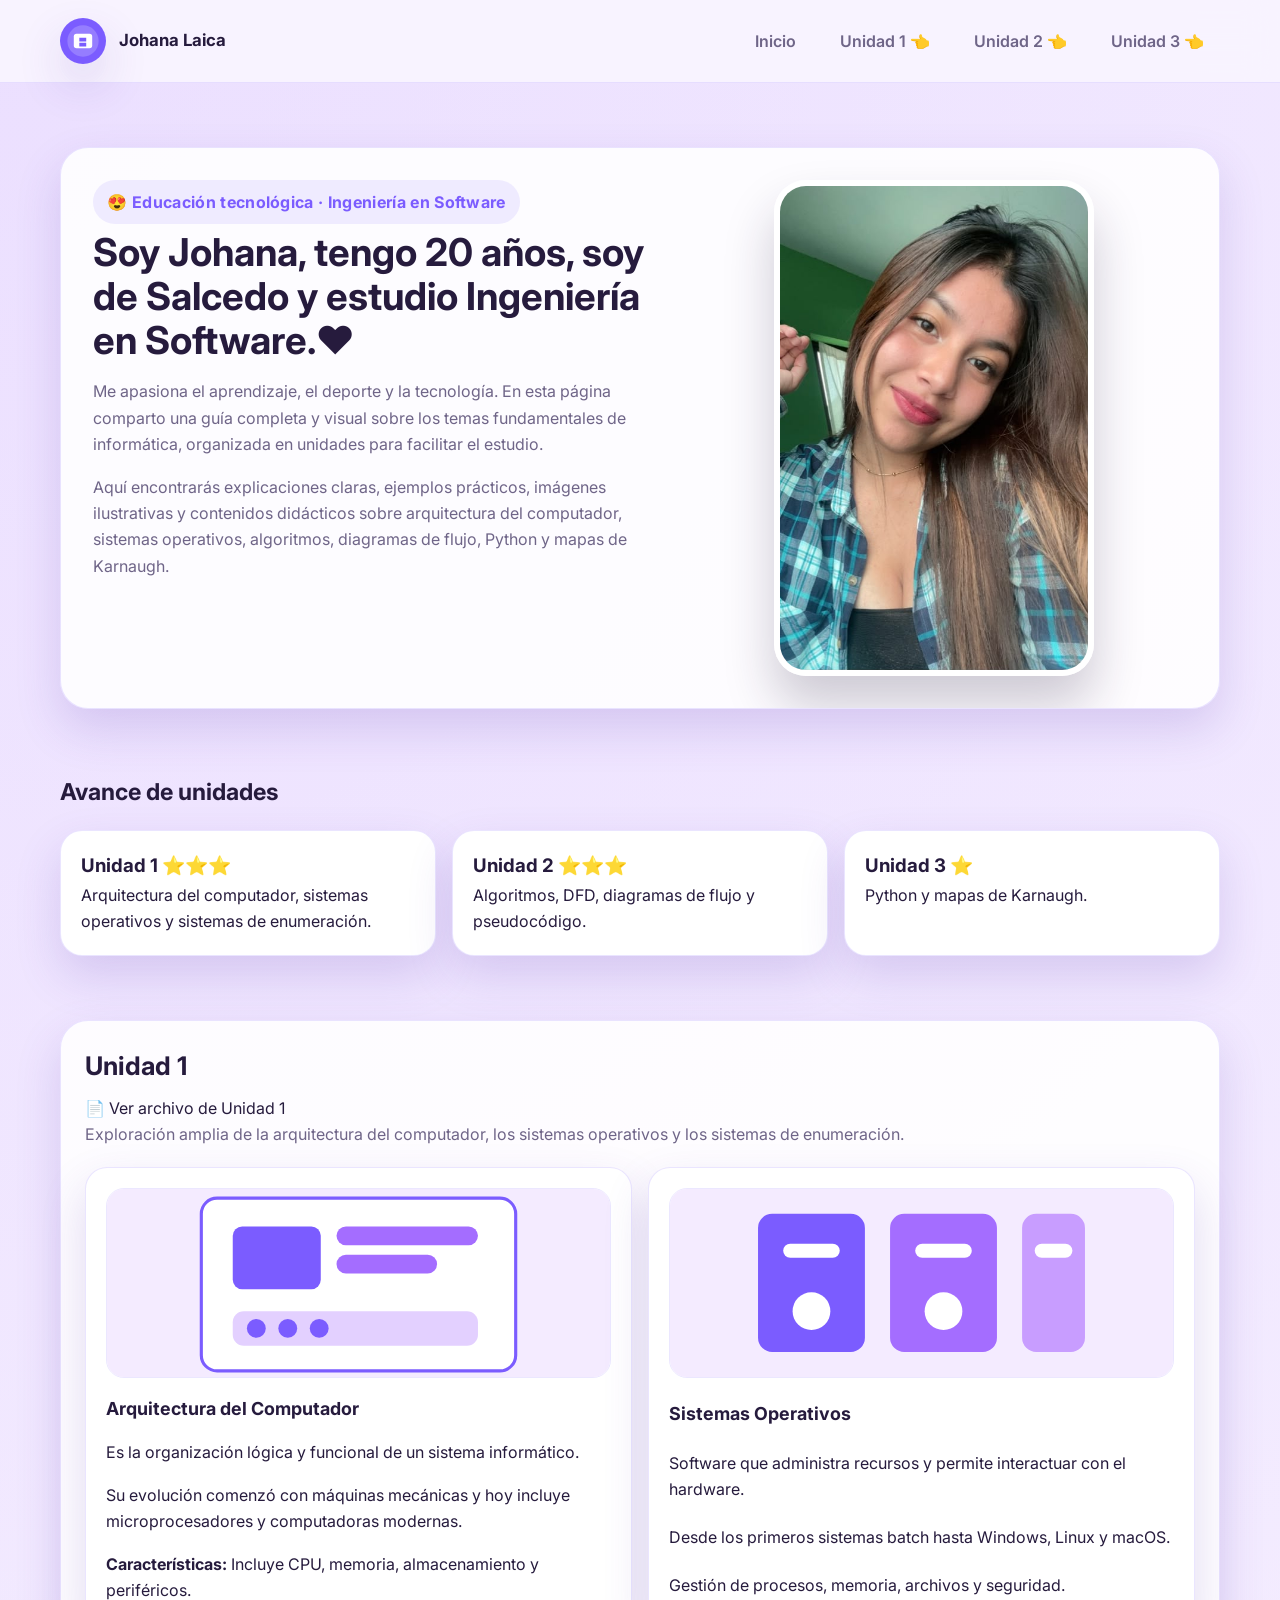
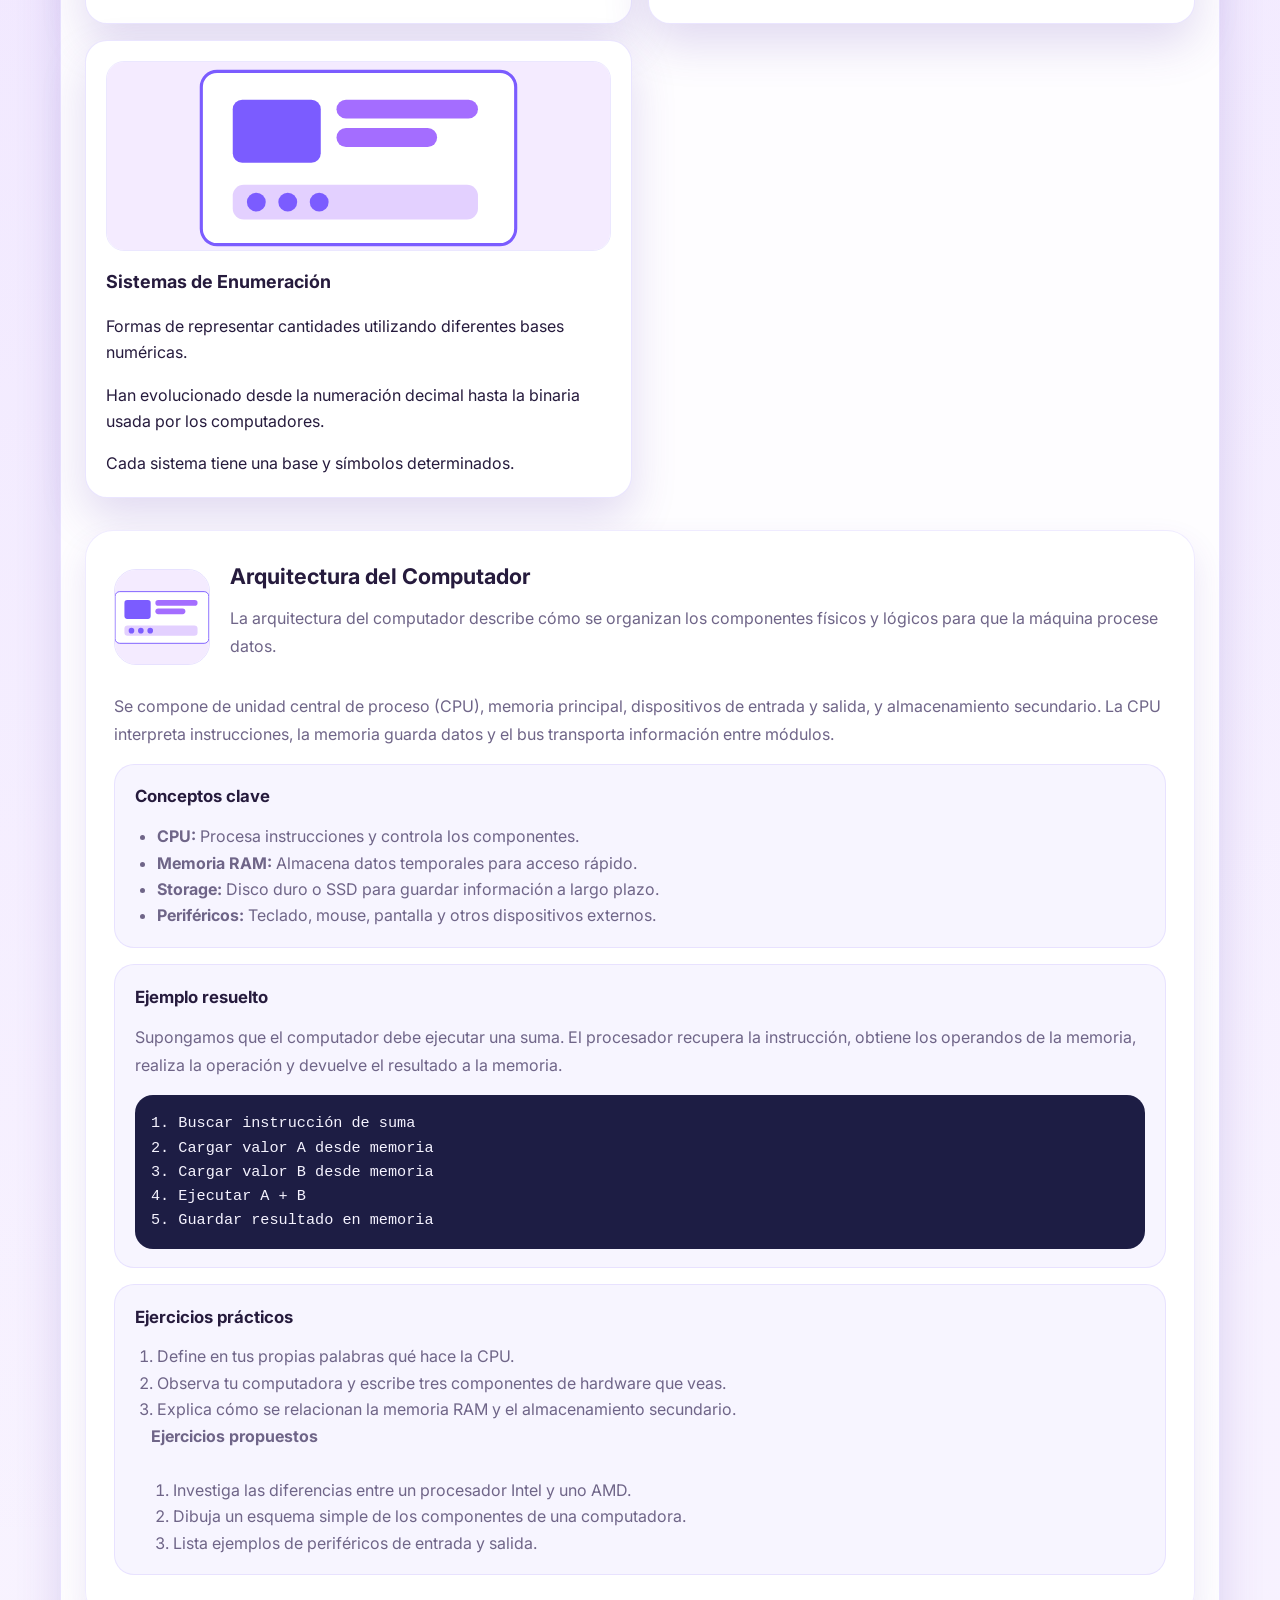
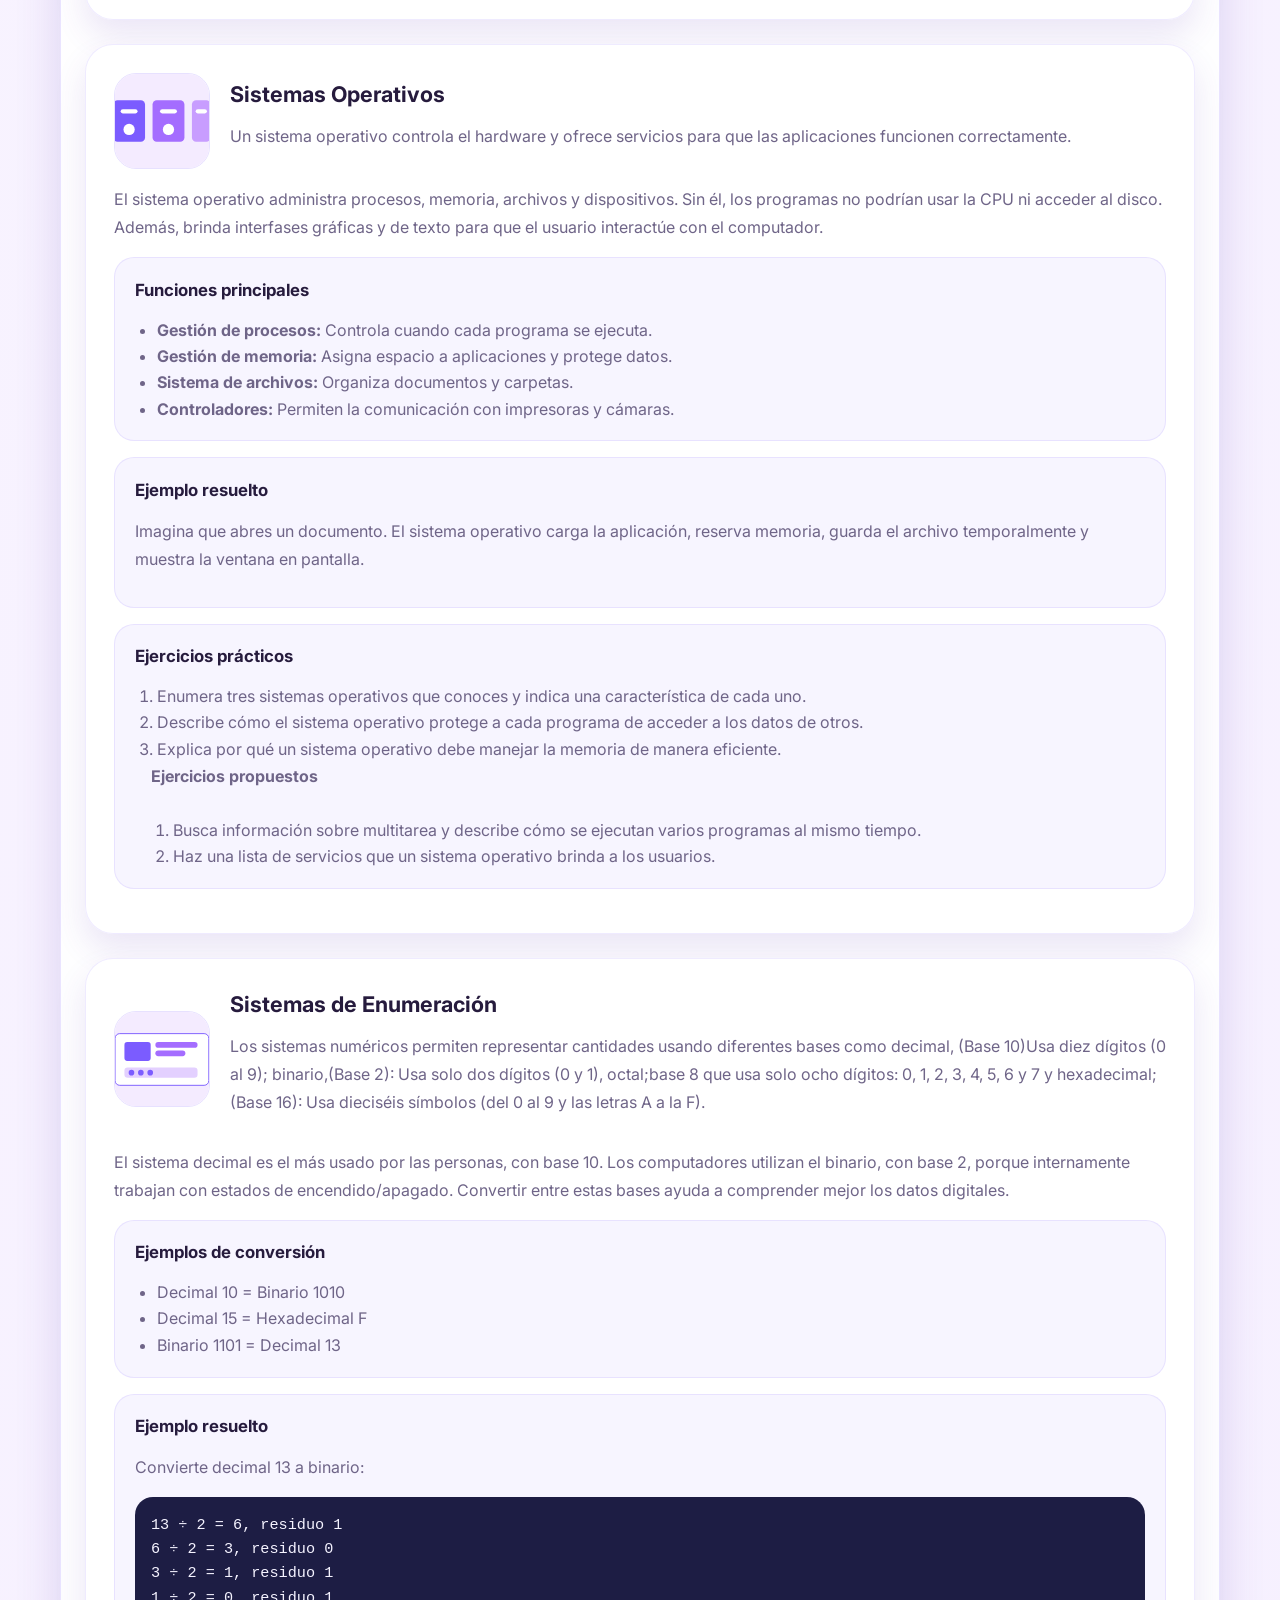
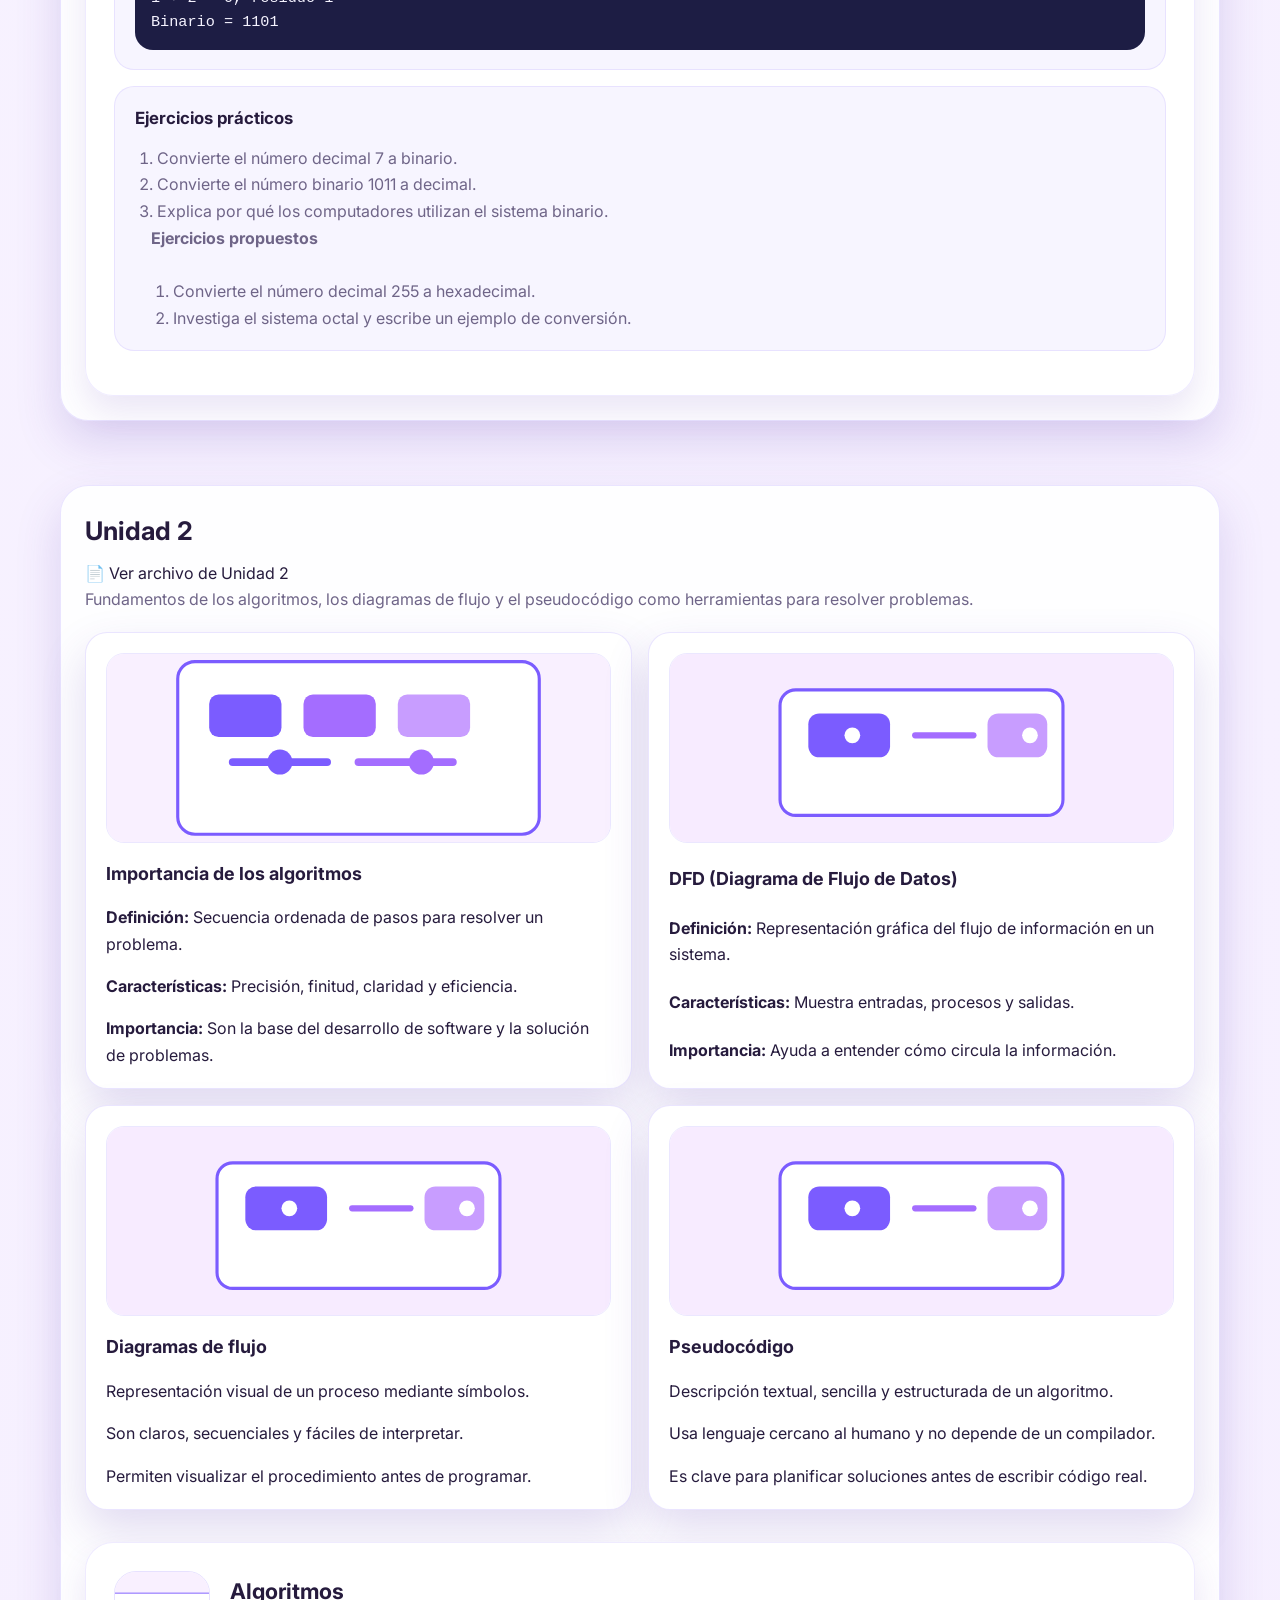
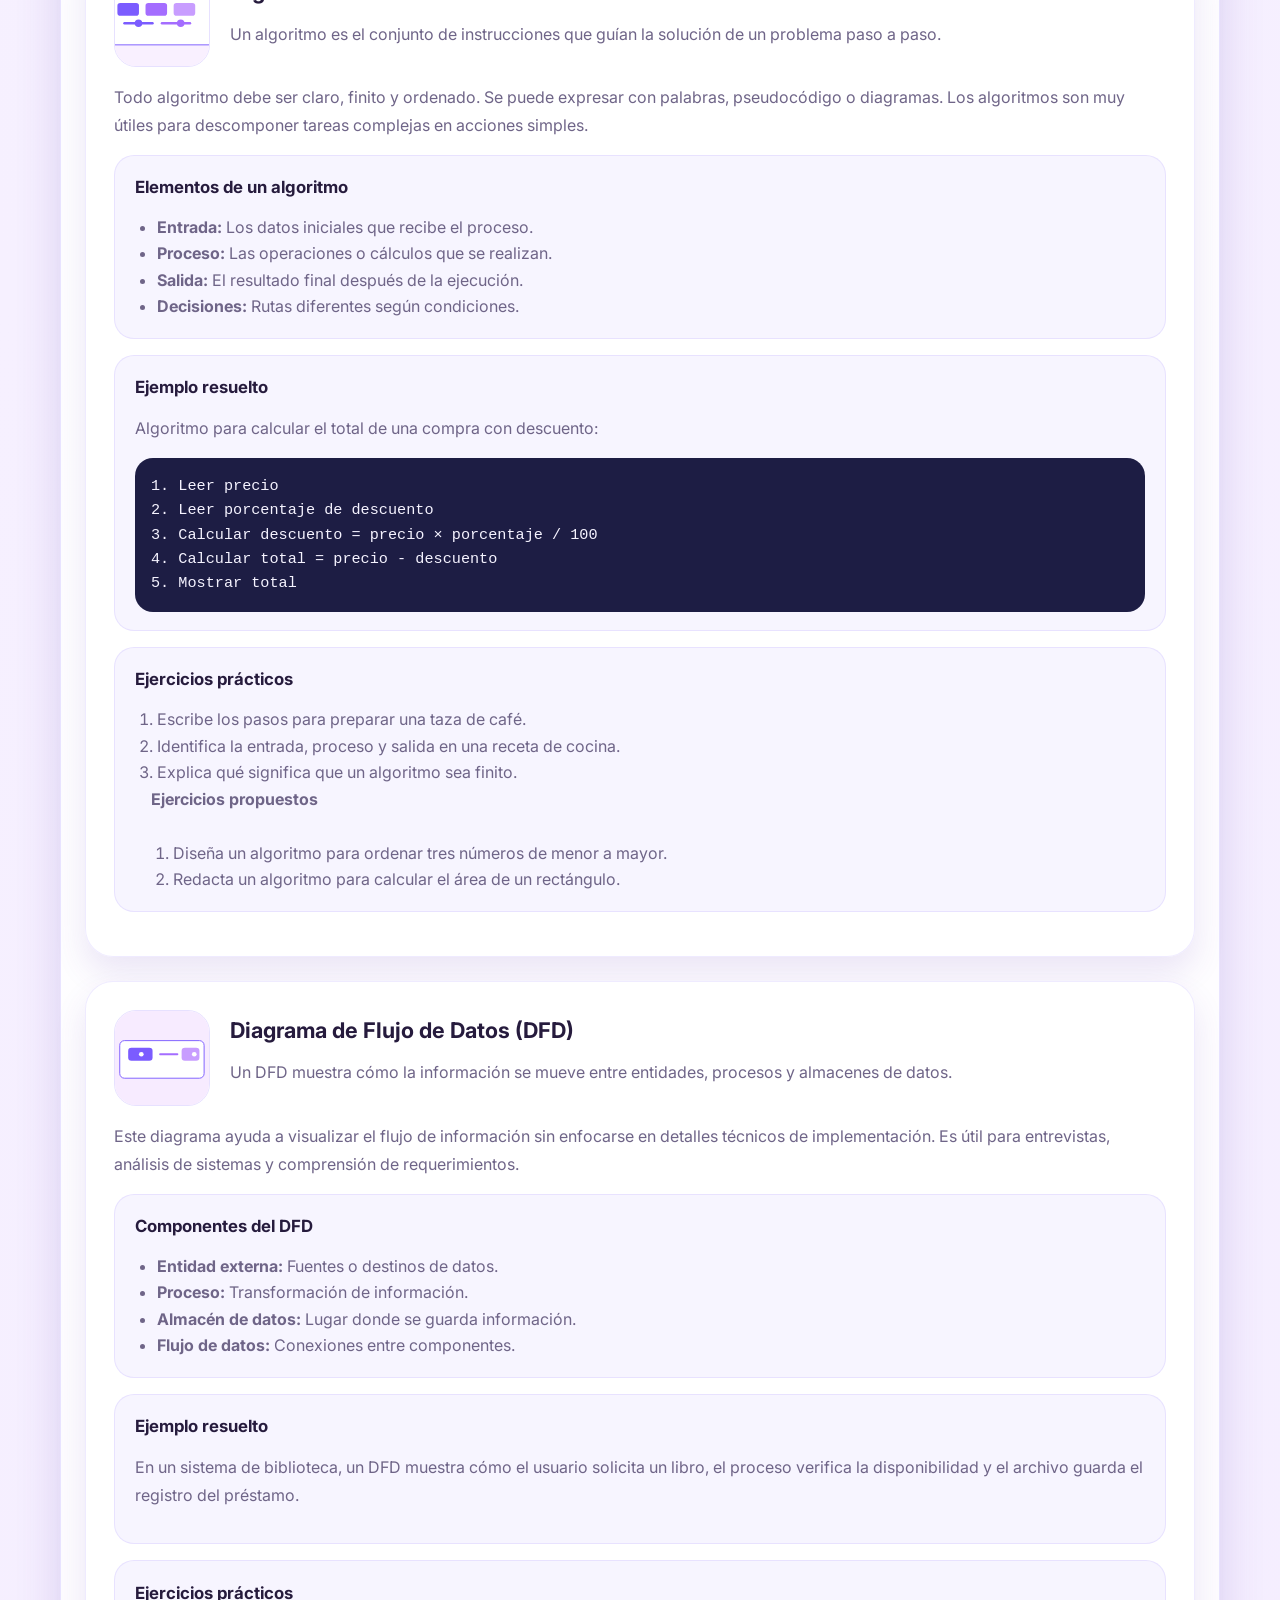
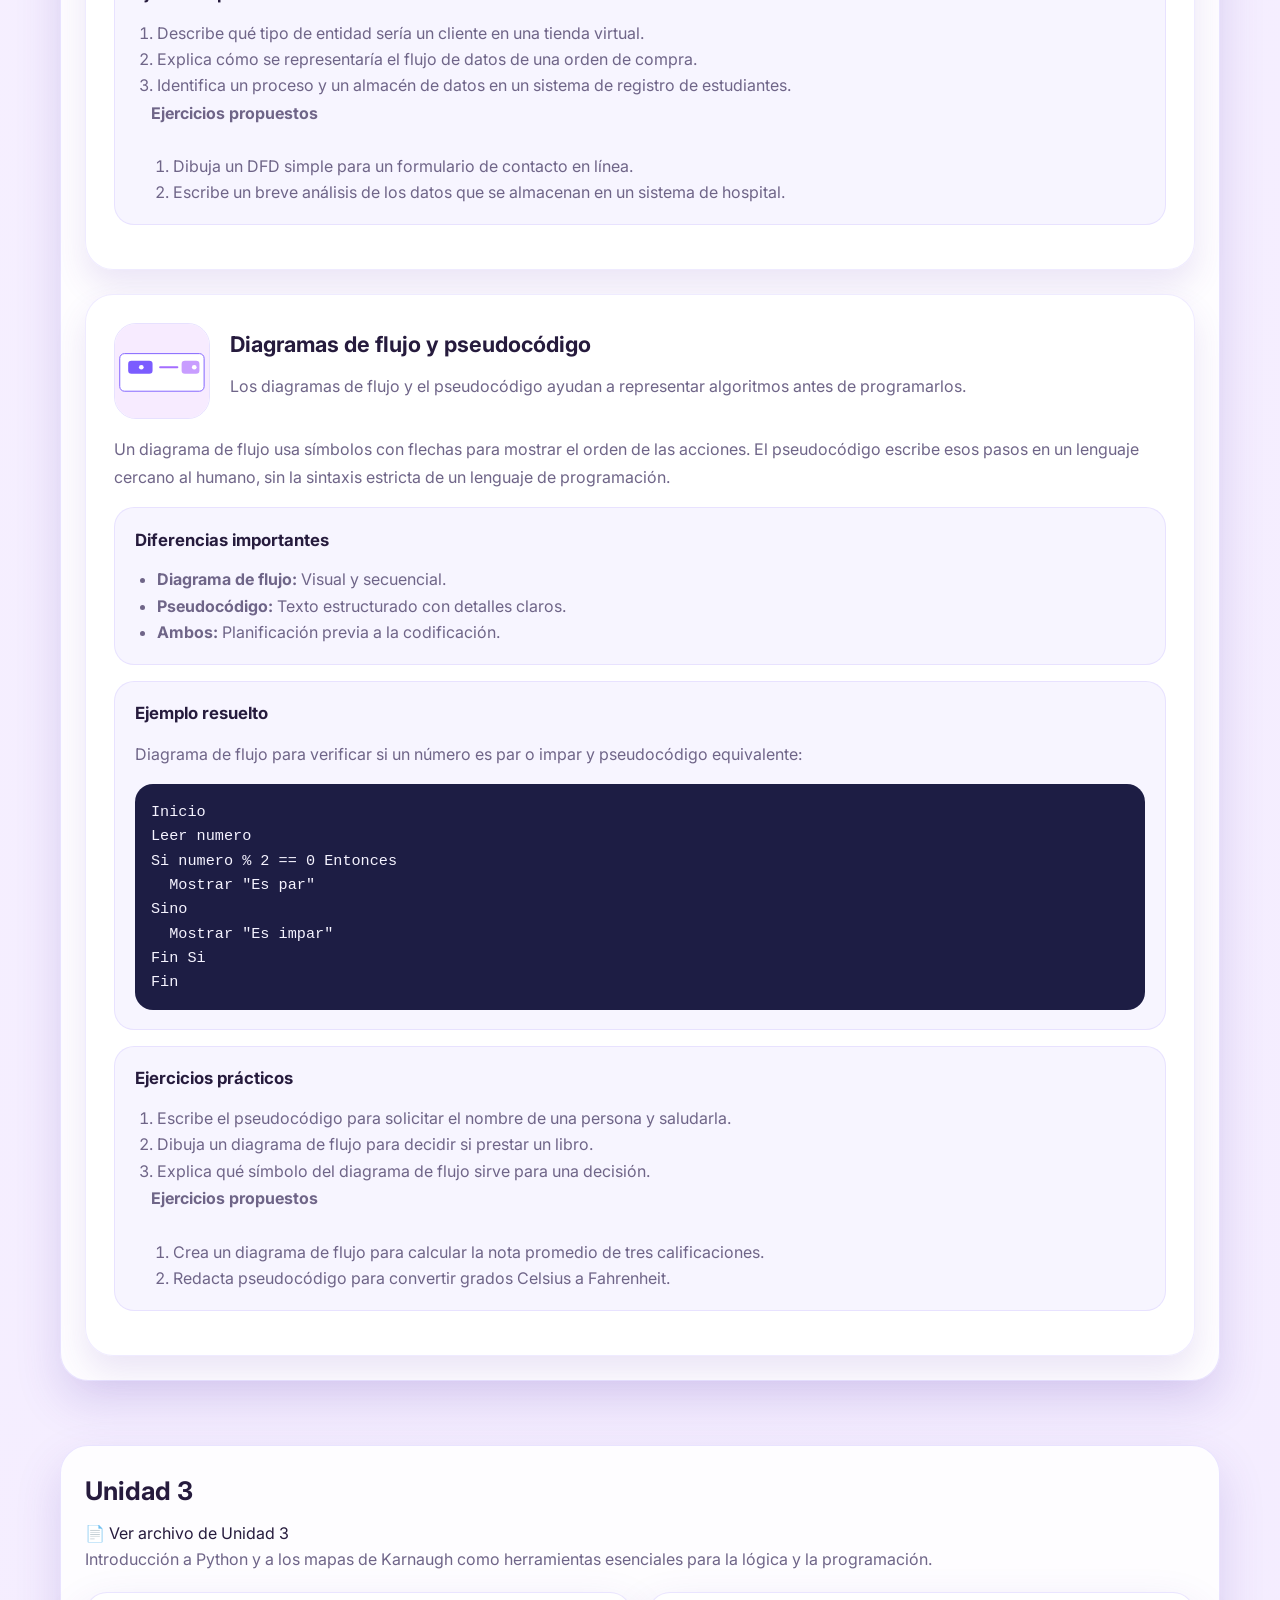
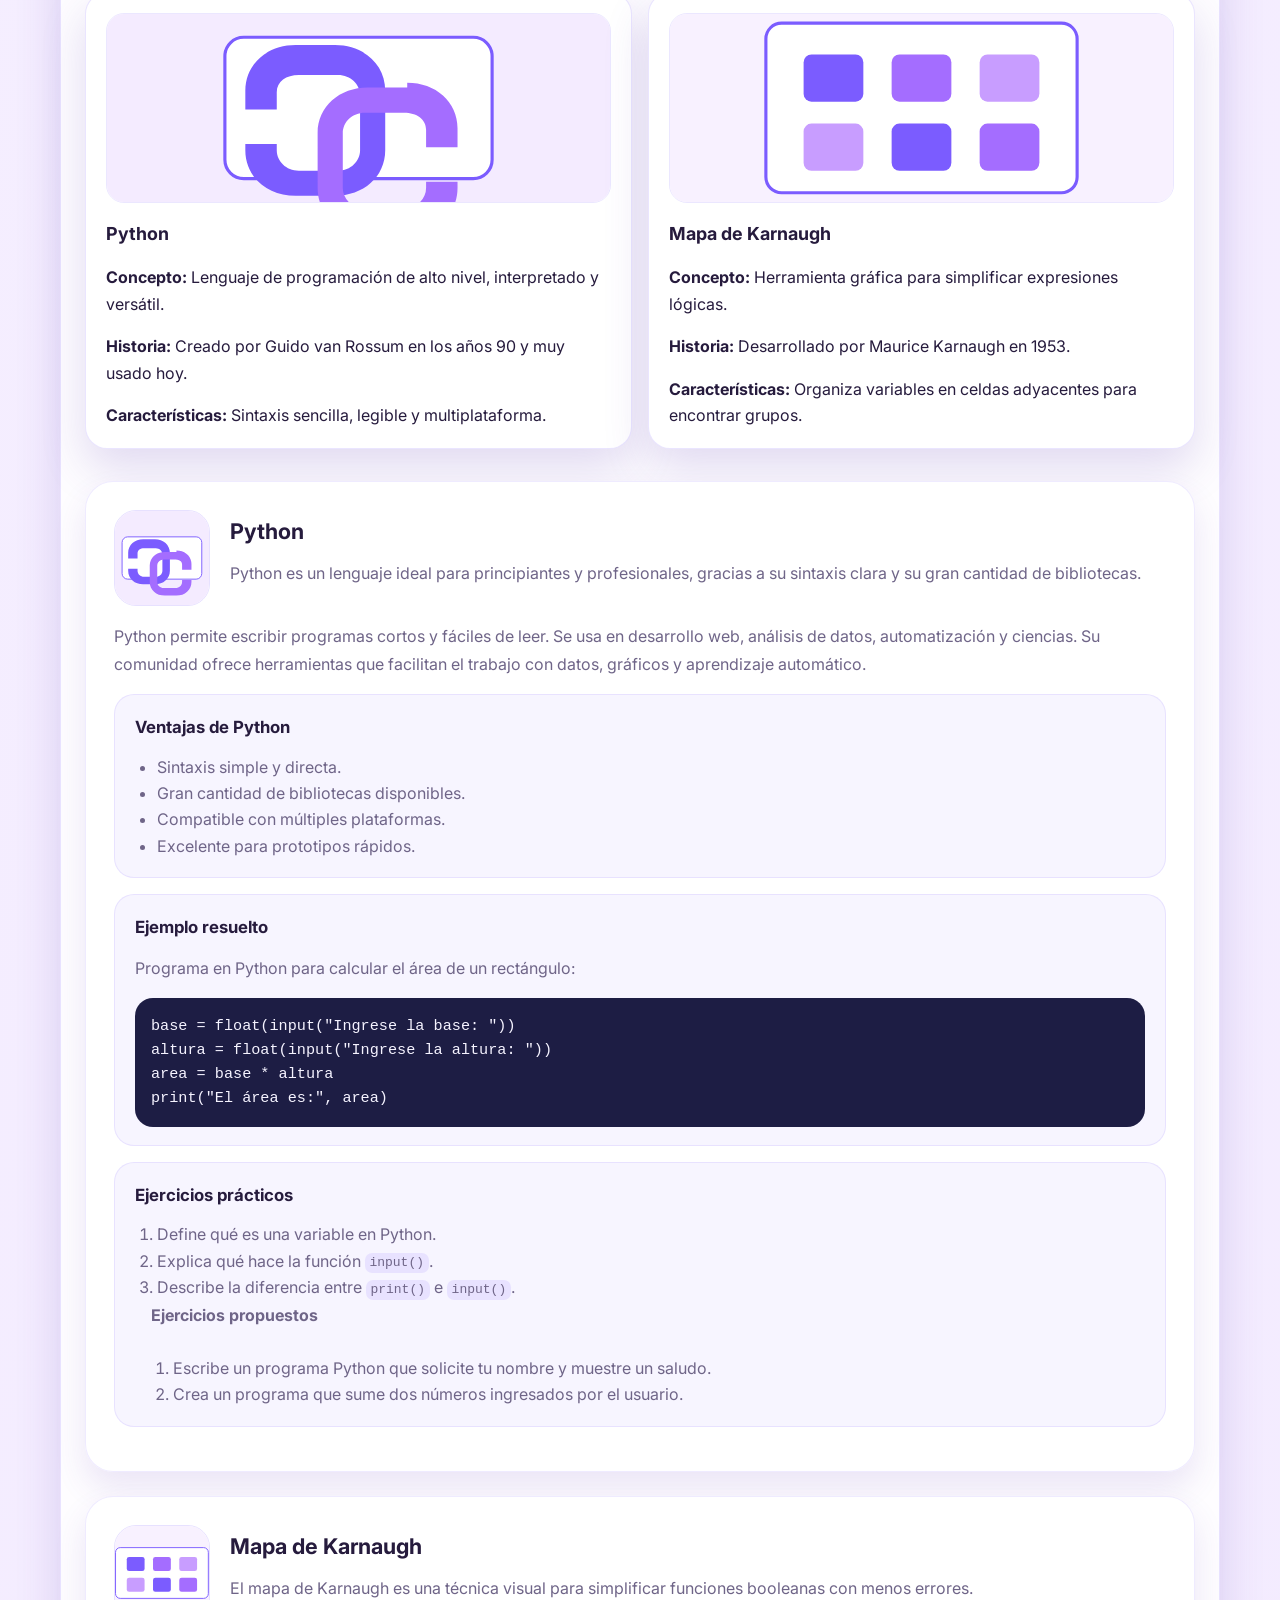
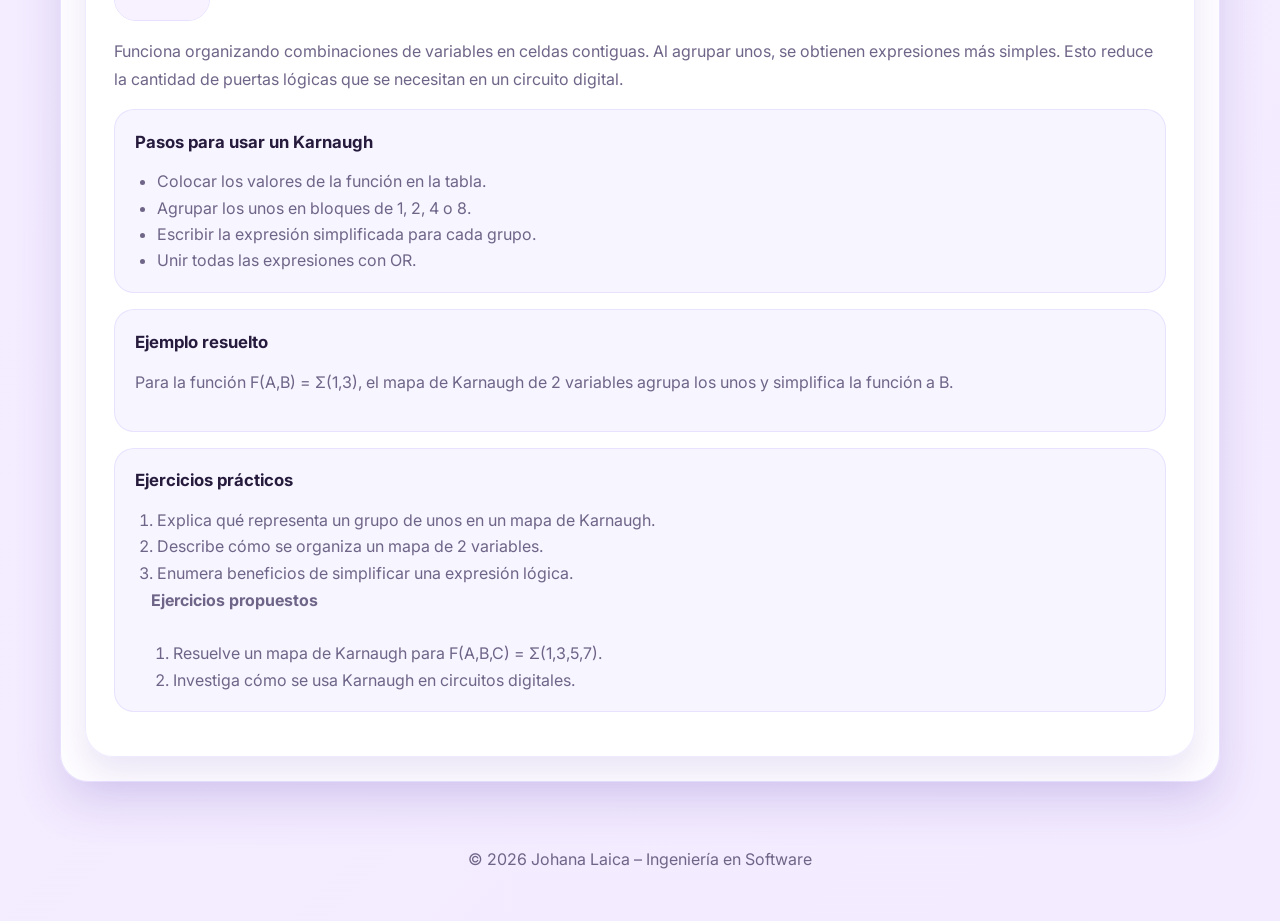
<file: index.html>
<!DOCTYPE html>
<html lang="es">
  <head>
    <meta charset="UTF-8" />
    <meta name="viewport" content="width=device-width, initial-scale=1.0" />
    <title>Johana Laica | Ingeniería en Software</title>
    <meta
      name="description"
      content="Página web educativa moderna sobre arquitectura, algoritmos, Python y mapas de Karnaugh."
    />
    <link rel="preconnect" href="https://fonts.googleapis.com" />
    <link rel="preconnect" href="https://fonts.gstatic.com" crossorigin />
    <link
      href="https://fonts.googleapis.com/css2?family=Inter:wght@300;400;500;600;700;800&display=swap"
      rel="stylesheet"
    />
    <link rel="stylesheet" href="css/styles.css" />
  </head>
  <body>
    <header class="header">
      <div class="container header-inner">
        <a class="brand" href="#inicio" aria-label="Inicio">
          <img src="imagenes/logo.svg" alt="Logo de Johana Laica" />
          <span>Johana Laica</span>
        </a>
        <nav class="nav" aria-label="Navegación principal">
          <a href="#inicio">Inicio</a>
          <a href="#unidad1">Unidad 1 ​👈​</a>
          <a href="#unidad2">Unidad 2 ​👈​</a>
          <a href="#unidad3">Unidad 3 ​👈​</a>
        </nav>
      </div>
    </header>

    <main id="inicio">
      <section class="hero container">
        <div class="hero-card">
          <div class="hero-copy">
            <span class="badge">​😍​ Educación tecnológica · Ingeniería en Software</span>
            <h1>Soy Johana, tengo 20 años, soy de Salcedo y estudio Ingeniería en Software.​❤️​</h1>
            <p>
              Me apasiona el aprendizaje, el deporte y la tecnología. En esta página comparto una guía completa y visual sobre los temas fundamentales de informática, organizada en unidades para facilitar el estudio.
            </p>
            <p>
              Aquí encontrarás explicaciones claras, ejemplos prácticos, imágenes ilustrativas y contenidos didácticos sobre arquitectura del computador, sistemas operativos, algoritmos, diagramas de flujo, Python y mapas de Karnaugh.
            </p>
          </div>
          <img class="profile-photo" src="imagenes/perfil.jpg" alt="Foto de perfil de Johana Laica" />
        </div>
      </section>

      <section class="section container" aria-label="Progreso de unidades">
        <div class="section-title">
          <h2>Avance de unidades</h2>
        </div>
        <div class="grid progress-grid">
          <article class="card">
            <h3>Unidad 1 ⭐⭐⭐</h3>
            <p>Arquitectura del computador, sistemas operativos y sistemas de enumeración.</p>
          </article>
          <article class="card">
            <h3>Unidad 2 ⭐⭐⭐</h3>
            <p>Algoritmos, DFD, diagramas de flujo y pseudocódigo.</p>
          </article>
          <article class="card">
            <h3>Unidad 3 ⭐</h3>
            <p>Python y mapas de Karnaugh.</p>
          </article>
        </div>
      </section>

      <section id="unidad1" class="section container">
        <div class="unit-section">
          <h3>Unidad 1</h3>
          <a href="Unidad 1.pdf" target="_blank" class="btn-archivo">
    📄 Ver archivo de Unidad 1
</a>

          <p>Exploración amplia de la arquitectura del computador, los sistemas operativos y los sistemas de enumeración.</p>
          <div class="topics-grid">
            <article class="card topic-card">
              <img src="imagenes/arquitectura.svg" alt="Ilustración de arquitectura del computador" />
              <h4>Arquitectura del Computador</h4>
              <p></strong> Es la organización lógica y funcional de un sistema informático.</p>
              <p></strong> Su evolución comenzó con máquinas mecánicas y hoy incluye microprocesadores y computadoras modernas.</p>
              <p><strong>Características:</strong> Incluye CPU, memoria, almacenamiento y periféricos.</p>
            </article>
            <article class="card topic-card">
              <img src="imagenes/sistemas.svg" alt="Ilustración de sistemas operativos" />
              <h4>Sistemas Operativos</h4>
              <p></strong> Software que administra recursos y permite interactuar con el hardware.</p>
              <p></strong> Desde los primeros sistemas batch hasta Windows, Linux y macOS.</p>
              <p></strong> Gestión de procesos, memoria, archivos y seguridad.</p>
            </article>
            <article class="card topic-card">
              <img src="imagenes/arquitectura.svg" alt="Ilustración de sistemas de enumeración" />
              <h4>Sistemas de Enumeración</h4>
              <p></strong> Formas de representar cantidades utilizando diferentes bases numéricas.</p>
              <p></strong> Han evolucionado desde la numeración decimal hasta la binaria usada por los computadores.</p>
              <p></strong> Cada sistema tiene una base y símbolos determinados.</p>
            </article>
          </div>

          <div class="unit-content">
            <article class="topic-section">
              <div class="topic-header">
                <img src="imagenes/arquitectura.svg" alt="Imagen de arquitectura del computador" />
                <div>
                  <h4>Arquitectura del Computador</h4>
                  <p>La arquitectura del computador describe cómo se organizan los componentes físicos y lógicos para que la máquina procese datos.</p>
                </div>
              </div>
              <p>Se compone de unidad central de proceso (CPU), memoria principal, dispositivos de entrada y salida, y almacenamiento secundario. La CPU interpreta instrucciones, la memoria guarda datos y el bus transporta información entre módulos.</p>
              <div class="info-box">
                <h5>Conceptos clave</h5>
                <ul>
                  <li><strong>CPU:</strong> Procesa instrucciones y controla los componentes.</li>
                  <li><strong>Memoria RAM:</strong> Almacena datos temporales para acceso rápido.</li>
                  <li><strong>Storage:</strong> Disco duro o SSD para guardar información a largo plazo.</li>
                  <li><strong>Periféricos:</strong> Teclado, mouse, pantalla y otros dispositivos externos.</li>
                </ul>
              </div>
              <div class="exercise-block">
                <h5>Ejemplo resuelto</h5>
                <p>Supongamos que el computador debe ejecutar una suma. El procesador recupera la instrucción, obtiene los operandos de la memoria, realiza la operación y devuelve el resultado a la memoria.</p>
                <pre class="code-sample">1. Buscar instrucción de suma
2. Cargar valor A desde memoria
3. Cargar valor B desde memoria
4. Ejecutar A + B
5. Guardar resultado en memoria</pre>
              </div>
              <div class="exercise-block">
                <h5>Ejercicios prácticos</h5>
                <ol>
                  <li>Define en tus propias palabras qué hace la CPU.</li>
                  <li>Observa tu computadora y escribe tres componentes de hardware que veas.</li>
                  <li>Explica cómo se relacionan la memoria RAM y el almacenamiento secundario.</li>
                </ol>
                <div class="practice-list">
                  <p><strong>Ejercicios propuestos</strong></p>
                  <ol>
                    <li>Investiga las diferencias entre un procesador Intel y uno AMD.</li>
                    <li>Dibuja un esquema simple de los componentes de una computadora.</li>
                    <li>Lista ejemplos de periféricos de entrada y salida.</li>
                  </ol>
                </div>
              </div>
            </article>

            <article class="topic-section">
              <div class="topic-header">
                <img src="imagenes/sistemas.svg" alt="Imagen de sistemas operativos" />
                <div>
                  <h4>Sistemas Operativos</h4>
                  <p>Un sistema operativo controla el hardware y ofrece servicios para que las aplicaciones funcionen correctamente.</p>
                </div>
              </div>
              <p>El sistema operativo administra procesos, memoria, archivos y dispositivos. Sin él, los programas no podrían usar la CPU ni acceder al disco. Además, brinda interfases gráficas y de texto para que el usuario interactúe con el computador.</p>
              <div class="info-box">
                <h5>Funciones principales</h5>
                <ul>
                  <li><strong>Gestión de procesos:</strong> Controla cuando cada programa se ejecuta.</li>
                  <li><strong>Gestión de memoria:</strong> Asigna espacio a aplicaciones y protege datos.</li>
                  <li><strong>Sistema de archivos:</strong> Organiza documentos y carpetas.</li>
                  <li><strong>Controladores:</strong> Permiten la comunicación con impresoras y cámaras.</li>
                </ul>
              </div>
              <div class="exercise-block">
                <h5>Ejemplo resuelto</h5>
                <p>Imagina que abres un documento. El sistema operativo carga la aplicación, reserva memoria, guarda el archivo temporalmente y muestra la ventana en pantalla.</p>
              </div>
              <div class="exercise-block">
                <h5>Ejercicios prácticos</h5>
                <ol>
                  <li>Enumera tres sistemas operativos que conoces y indica una característica de cada uno.</li>
                  <li>Describe cómo el sistema operativo protege a cada programa de acceder a los datos de otros.</li>
                  <li>Explica por qué un sistema operativo debe manejar la memoria de manera eficiente.</li>
                </ol>
                <div class="practice-list">
                  <p><strong>Ejercicios propuestos</strong></p>
                  <ol>
                    <li>Busca información sobre multitarea y describe cómo se ejecutan varios programas al mismo tiempo.</li>
                    <li>Haz una lista de servicios que un sistema operativo brinda a los usuarios.</li>
                  </ol>
                </div>
              </div>
            </article>

            <article class="topic-section">
              <div class="topic-header">
                <img src="imagenes/arquitectura.svg" alt="Imagen de sistemas de enumeración" />
                <div>
                  <h4>Sistemas de Enumeración</h4>
                  <p>Los sistemas numéricos permiten representar cantidades usando diferentes bases como decimal, (Base 10)Usa diez dígitos (0 al 9); binario,(Base 2): Usa solo dos dígitos (0 y 1), octal;base 8 que usa solo ocho dígitos: 0, 1, 2, 3, 4, 5, 6 y 7  y hexadecimal; (Base 16): Usa dieciséis símbolos (del 0 al 9 y las letras A a la F).</p>
                </div>
              </div>
              <p>El sistema decimal es el más usado por las personas, con base 10. Los computadores utilizan el binario, con base 2, porque internamente trabajan con estados de encendido/apagado. Convertir entre estas bases ayuda a comprender mejor los datos digitales.</p>
              <div class="info-box">
                <h5>Ejemplos de conversión</h5>
                <ul>
                  <li>Decimal 10 = Binario 1010</li>
                  <li>Decimal 15 = Hexadecimal F</li>
                  <li>Binario 1101 = Decimal 13</li>
                </ul>
              </div>
              <div class="exercise-block">
                <h5>Ejemplo resuelto</h5>
                <p>Convierte decimal 13 a binario:</p>
                <pre class="code-sample">13 ÷ 2 = 6, residuo 1
6 ÷ 2 = 3, residuo 0
3 ÷ 2 = 1, residuo 1
1 ÷ 2 = 0, residuo 1
Binario = 1101</pre>
              </div>
              <div class="exercise-block">
                <h5>Ejercicios prácticos</h5>
                <ol>
                  <li>Convierte el número decimal 7 a binario.</li>
                  <li>Convierte el número binario 1011 a decimal.</li>
                  <li>Explica por qué los computadores utilizan el sistema binario.</li>
                </ol>
                <div class="practice-list">
                  <p><strong>Ejercicios propuestos</strong></p>
                  <ol>
                    <li>Convierte el número decimal 255 a hexadecimal.</li>
                    <li>Investiga el sistema octal y escribe un ejemplo de conversión.</li>
                  </ol>
                </div>
              </div>
            </article>
          </div>
        </div>
      </section>

      <section id="unidad2" class="section container">
        <div class="unit-section">
          <h3>Unidad 2</h3>
          <a href="Unidad 2.pdf" target="_blank" class="btn-archivo">
    📄 Ver archivo de Unidad 2
  </a>

          <p>Fundamentos de los algoritmos, los diagramas de flujo y el pseudocódigo como herramientas para resolver problemas.</p>
          <div class="topics-grid">
            <article class="card topic-card">
              <img src="imagenes/algoritmos.svg" alt="Ilustración sobre algoritmos" />
              <h4>Importancia de los algoritmos</h4>
              <p><strong>Definición:</strong> Secuencia ordenada de pasos para resolver un problema.</p>
              <p><strong>Características:</strong> Precisión, finitud, claridad y eficiencia.</p>
              <p><strong>Importancia:</strong> Son la base del desarrollo de software y la solución de problemas.</p>
            </article>
            <article class="card topic-card">
              <img src="imagenes/diagrama.svg" alt="Ilustración de DFD" />
              <h4>DFD (Diagrama de Flujo de Datos)</h4>
              <p><strong>Definición:</strong> Representación gráfica del flujo de información en un sistema.</p>
              <p><strong>Características:</strong> Muestra entradas, procesos y salidas.</p>
              <p><strong>Importancia:</strong> Ayuda a entender cómo circula la información.</p>
            </article>
            <article class="card topic-card">
              <img src="imagenes/diagrama.svg" alt="Ilustración de diagramas de flujo" />
              <h4>Diagramas de flujo</h4>
              <p></strong> Representación visual de un proceso mediante símbolos.</p>
              <p></strong> Son claros, secuenciales y fáciles de interpretar.</p>
              <p></strong> Permiten visualizar el procedimiento antes de programar.</p>
            </article>
            <article class="card topic-card">
              <img src="imagenes/diagrama.svg" alt="Ilustración de pseudocódigo" />
              <h4>Pseudocódigo</h4>
              <p></strong> Descripción textual, sencilla y estructurada de un algoritmo.</p>
              <p></strong> Usa lenguaje cercano al humano y no depende de un compilador.</p>
              <p></strong> Es clave para planificar soluciones antes de escribir código real.</p>
            </article>
          </div>

          <div class="unit-content">
            <article class="topic-section">
              <div class="topic-header">
                <img src="imagenes/algoritmos.svg" alt="Imagen de algoritmos" />
                <div>
                  <h4>Algoritmos</h4>
                  <p>Un algoritmo es el conjunto de instrucciones que guían la solución de un problema paso a paso.</p>
                </div>
              </div>
              <p>Todo algoritmo debe ser claro, finito y ordenado. Se puede expresar con palabras, pseudocódigo o diagramas. Los algoritmos son muy útiles para descomponer tareas complejas en acciones simples.</p>
              <div class="info-box">
                <h5>Elementos de un algoritmo</h5>
                <ul>
                  <li><strong>Entrada:</strong> Los datos iniciales que recibe el proceso.</li>
                  <li><strong>Proceso:</strong> Las operaciones o cálculos que se realizan.</li>
                  <li><strong>Salida:</strong> El resultado final después de la ejecución.</li>
                  <li><strong>Decisiones:</strong> Rutas diferentes según condiciones.</li>
                </ul>
              </div>
              <div class="exercise-block">
                <h5>Ejemplo resuelto</h5>
                <p>Algoritmo para calcular el total de una compra con descuento:</p>
                <pre class="code-sample">1. Leer precio
2. Leer porcentaje de descuento
3. Calcular descuento = precio × porcentaje / 100
4. Calcular total = precio - descuento
5. Mostrar total</pre>
              </div>
              <div class="exercise-block">
                <h5>Ejercicios prácticos</h5>
                <ol>
                  <li>Escribe los pasos para preparar una taza de café.</li>
                  <li>Identifica la entrada, proceso y salida en una receta de cocina.</li>
                  <li>Explica qué significa que un algoritmo sea finito.</li>
                </ol>
                <div class="practice-list">
                  <p><strong>Ejercicios propuestos</strong></p>
                  <ol>
                    <li>Diseña un algoritmo para ordenar tres números de menor a mayor.</li>
                    <li>Redacta un algoritmo para calcular el área de un rectángulo.</li>
                  </ol>
                </div>
              </div>
            </article>

            <article class="topic-section">
              <div class="topic-header">
                <img src="imagenes/diagrama.svg" alt="Imagen de DFD" />
                <div>
                  <h4>Diagrama de Flujo de Datos (DFD)</h4>
                  <p>Un DFD muestra cómo la información se mueve entre entidades, procesos y almacenes de datos.</p>
                </div>
              </div>
              <p>Este diagrama ayuda a visualizar el flujo de información sin enfocarse en detalles técnicos de implementación. Es útil para entrevistas, análisis de sistemas y comprensión de requerimientos.</p>
              <div class="info-box">
                <h5>Componentes del DFD</h5>
                <ul>
                  <li><strong>Entidad externa:</strong> Fuentes o destinos de datos.</li>
                  <li><strong>Proceso:</strong> Transformación de información.</li>
                  <li><strong>Almacén de datos:</strong> Lugar donde se guarda información.</li>
                  <li><strong>Flujo de datos:</strong> Conexiones entre componentes.</li>
                </ul>
              </div>
              <div class="exercise-block">
                <h5>Ejemplo resuelto</h5>
                <p>En un sistema de biblioteca, un DFD muestra cómo el usuario solicita un libro, el proceso verifica la disponibilidad y el archivo guarda el registro del préstamo.</p>
              </div>
              <div class="exercise-block">
                <h5>Ejercicios prácticos</h5>
                <ol>
                  <li>Describe qué tipo de entidad sería un cliente en una tienda virtual.</li>
                  <li>Explica cómo se representaría el flujo de datos de una orden de compra.</li>
                  <li>Identifica un proceso y un almacén de datos en un sistema de registro de estudiantes.</li>
                </ol>
                <div class="practice-list">
                  <p><strong>Ejercicios propuestos</strong></p>
                  <ol>
                    <li>Dibuja un DFD simple para un formulario de contacto en línea.</li>
                    <li>Escribe un breve análisis de los datos que se almacenan en un sistema de hospital.</li>
                  </ol>
                </div>
              </div>
            </article>

            <article class="topic-section">
              <div class="topic-header">
                <img src="imagenes/diagrama.svg" alt="Imagen de diagramas de flujo" />
                <div>
                  <h4>Diagramas de flujo y pseudocódigo</h4>
                  <p>Los diagramas de flujo y el pseudocódigo ayudan a representar algoritmos antes de programarlos.</p>
                </div>
              </div>
              <p>Un diagrama de flujo usa símbolos con flechas para mostrar el orden de las acciones. El pseudocódigo escribe esos pasos en un lenguaje cercano al humano, sin la sintaxis estricta de un lenguaje de programación.</p>
              <div class="info-box">
                <h5>Diferencias importantes</h5>
                <ul>
                  <li><strong>Diagrama de flujo:</strong> Visual y secuencial.</li>
                  <li><strong>Pseudocódigo:</strong> Texto estructurado con detalles claros.</li>
                  <li><strong>Ambos:</strong> Planificación previa a la codificación.</li>
                </ul>
              </div>
              <div class="exercise-block">
                <h5>Ejemplo resuelto</h5>
                <p>Diagrama de flujo para verificar si un número es par o impar y pseudocódigo equivalente:</p>
                <pre class="code-sample">Inicio
Leer numero
Si numero % 2 == 0 Entonces
  Mostrar "Es par"
Sino
  Mostrar "Es impar"
Fin Si
Fin</pre>
              </div>
              <div class="exercise-block">
                <h5>Ejercicios prácticos</h5>
                <ol>
                  <li>Escribe el pseudocódigo para solicitar el nombre de una persona y saludarla.</li>
                  <li>Dibuja un diagrama de flujo para decidir si prestar un libro.</li>
                  <li>Explica qué símbolo del diagrama de flujo sirve para una decisión.</li>
                </ol>
                <div class="practice-list">
                  <p><strong>Ejercicios propuestos</strong></p>
                  <ol>
                    <li>Crea un diagrama de flujo para calcular la nota promedio de tres calificaciones.</li>
                    <li>Redacta pseudocódigo para convertir grados Celsius a Fahrenheit.</li>
                  </ol>
                </div>
              </div>
            </article>
          </div>
        </div>
      </section>

      <section id="unidad3" class="section container">
        <div class="unit-section">
          <h3>Unidad 3</h3>
          <a href="Unidad 3.pdf" target="_blank" class="btn-archivo">
    📄 Ver archivo de Unidad 3
</a>

          <p>Introducción a Python y a los mapas de Karnaugh como herramientas esenciales para la lógica y la programación.</p>
          <div class="topics-grid">
            <article class="card topic-card">
              <img src="imagenes/python.svg" alt="Ilustración de Python" />
              <h4>Python</h4>
              <p><strong>Concepto:</strong> Lenguaje de programación de alto nivel, interpretado y versátil.</p>
              <p><strong>Historia:</strong> Creado por Guido van Rossum en los años 90 y muy usado hoy.</p>
              <p><strong>Características:</strong> Sintaxis sencilla, legible y multiplataforma.</p>
            </article>
            <article class="card topic-card">
              <img src="imagenes/karnaugh.svg" alt="Ilustración de mapa de Karnaugh" />
              <h4>Mapa de Karnaugh</h4>
              <p><strong>Concepto:</strong> Herramienta gráfica para simplificar expresiones lógicas.</p>
              <p><strong>Historia:</strong> Desarrollado por Maurice Karnaugh en 1953.</p>
              <p><strong>Características:</strong> Organiza variables en celdas adyacentes para encontrar grupos.</p>
            </article>
          </div>

          <div class="unit-content">
            <article class="topic-section">
              <div class="topic-header">
                <img src="imagenes/python.svg" alt="Imagen de Python" />
                <div>
                  <h4>Python</h4>
                  <p>Python es un lenguaje ideal para principiantes y profesionales, gracias a su sintaxis clara y su gran cantidad de bibliotecas.</p>
                </div>
              </div>
              <p>Python permite escribir programas cortos y fáciles de leer. Se usa en desarrollo web, análisis de datos, automatización y ciencias. Su comunidad ofrece herramientas que facilitan el trabajo con datos, gráficos y aprendizaje automático.</p>
              <div class="info-box">
                <h5>Ventajas de Python</h5>
                <ul>
                  <li>Sintaxis simple y directa.</li>
                  <li>Gran cantidad de bibliotecas disponibles.</li>
                  <li>Compatible con múltiples plataformas.</li>
                  <li>Excelente para prototipos rápidos.</li>
                </ul>
              </div>
              <div class="exercise-block">
                <h5>Ejemplo resuelto</h5>
                <p>Programa en Python para calcular el área de un rectángulo:</p>
                <pre class="code-sample">base = float(input("Ingrese la base: "))
altura = float(input("Ingrese la altura: "))
area = base * altura
print("El área es:", area)</pre>
              </div>
              <div class="exercise-block">
                <h5>Ejercicios prácticos</h5>
                <ol>
                  <li>Define qué es una variable en Python.</li>
                  <li>Explica qué hace la función <code>input()</code>.</li>
                  <li>Describe la diferencia entre <code>print()</code> e <code>input()</code>.</li>
                </ol>
                <div class="practice-list">
                  <p><strong>Ejercicios propuestos</strong></p>
                  <ol>
                    <li>Escribe un programa Python que solicite tu nombre y muestre un saludo.</li>
                    <li>Crea un programa que sume dos números ingresados por el usuario.</li>
                  </ol>
                </div>
              </div>
            </article>

            <article class="topic-section">
              <div class="topic-header">
                <img src="imagenes/karnaugh.svg" alt="Imagen de mapa de Karnaugh" />
                <div>
                  <h4>Mapa de Karnaugh</h4>
                  <p>El mapa de Karnaugh es una técnica visual para simplificar funciones booleanas con menos errores.</p>
                </div>
              </div>
              <p>Funciona organizando combinaciones de variables en celdas contiguas. Al agrupar unos, se obtienen expresiones más simples. Esto reduce la cantidad de puertas lógicas que se necesitan en un circuito digital.</p>
              <div class="info-box">
                <h5>Pasos para usar un Karnaugh</h5>
                <ul>
                  <li>Colocar los valores de la función en la tabla.</li>
                  <li>Agrupar los unos en bloques de 1, 2, 4 o 8.</li>
                  <li>Escribir la expresión simplificada para cada grupo.</li>
                  <li>Unir todas las expresiones con OR.</li>
                </ul>
              </div>
              <div class="exercise-block">
                <h5>Ejemplo resuelto</h5>
                <p>Para la función F(A,B) = Σ(1,3), el mapa de Karnaugh de 2 variables agrupa los unos y simplifica la función a B.</p>
              </div>
              <div class="exercise-block">
                <h5>Ejercicios prácticos</h5>
                <ol>
                  <li>Explica qué representa un grupo de unos en un mapa de Karnaugh.</li>
                  <li>Describe cómo se organiza un mapa de 2 variables.</li>
                  <li>Enumera beneficios de simplificar una expresión lógica.</li>
                </ol>
                <div class="practice-list">
                  <p><strong>Ejercicios propuestos</strong></p>
                  <ol>
                    <li>Resuelve un mapa de Karnaugh para F(A,B,C) = Σ(1,3,5,7).</li>
                    <li>Investiga cómo se usa Karnaugh en circuitos digitales.</li>
                  </ol>
                </div>
              </div>
            </article>
          </div>
        </div>
      </section>

    </main>

    <footer>
      <div class="container">
        <p>© <span id="year"></span> Johana Laica – Ingeniería en Software</p>
      </div>
    </footer>

    <script src="js/script.js"></script>
  </body>
</html>
</file>
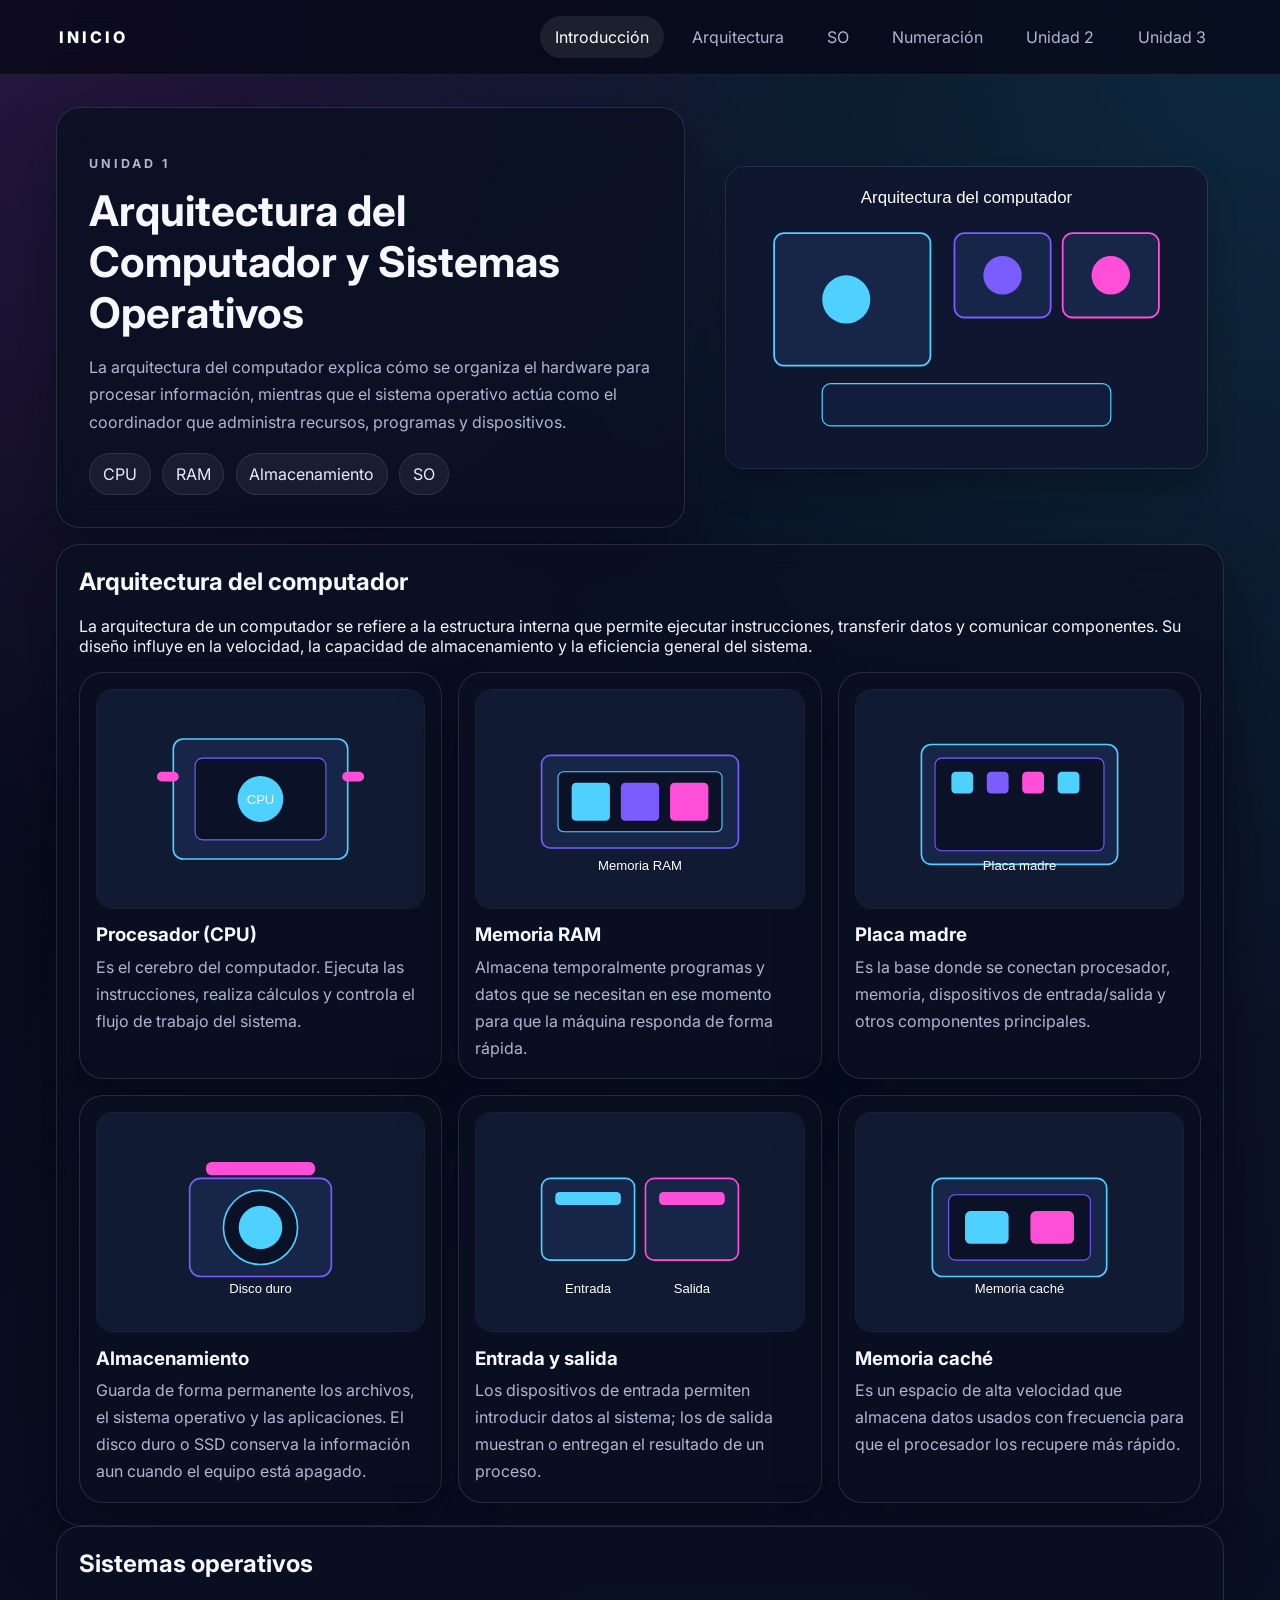
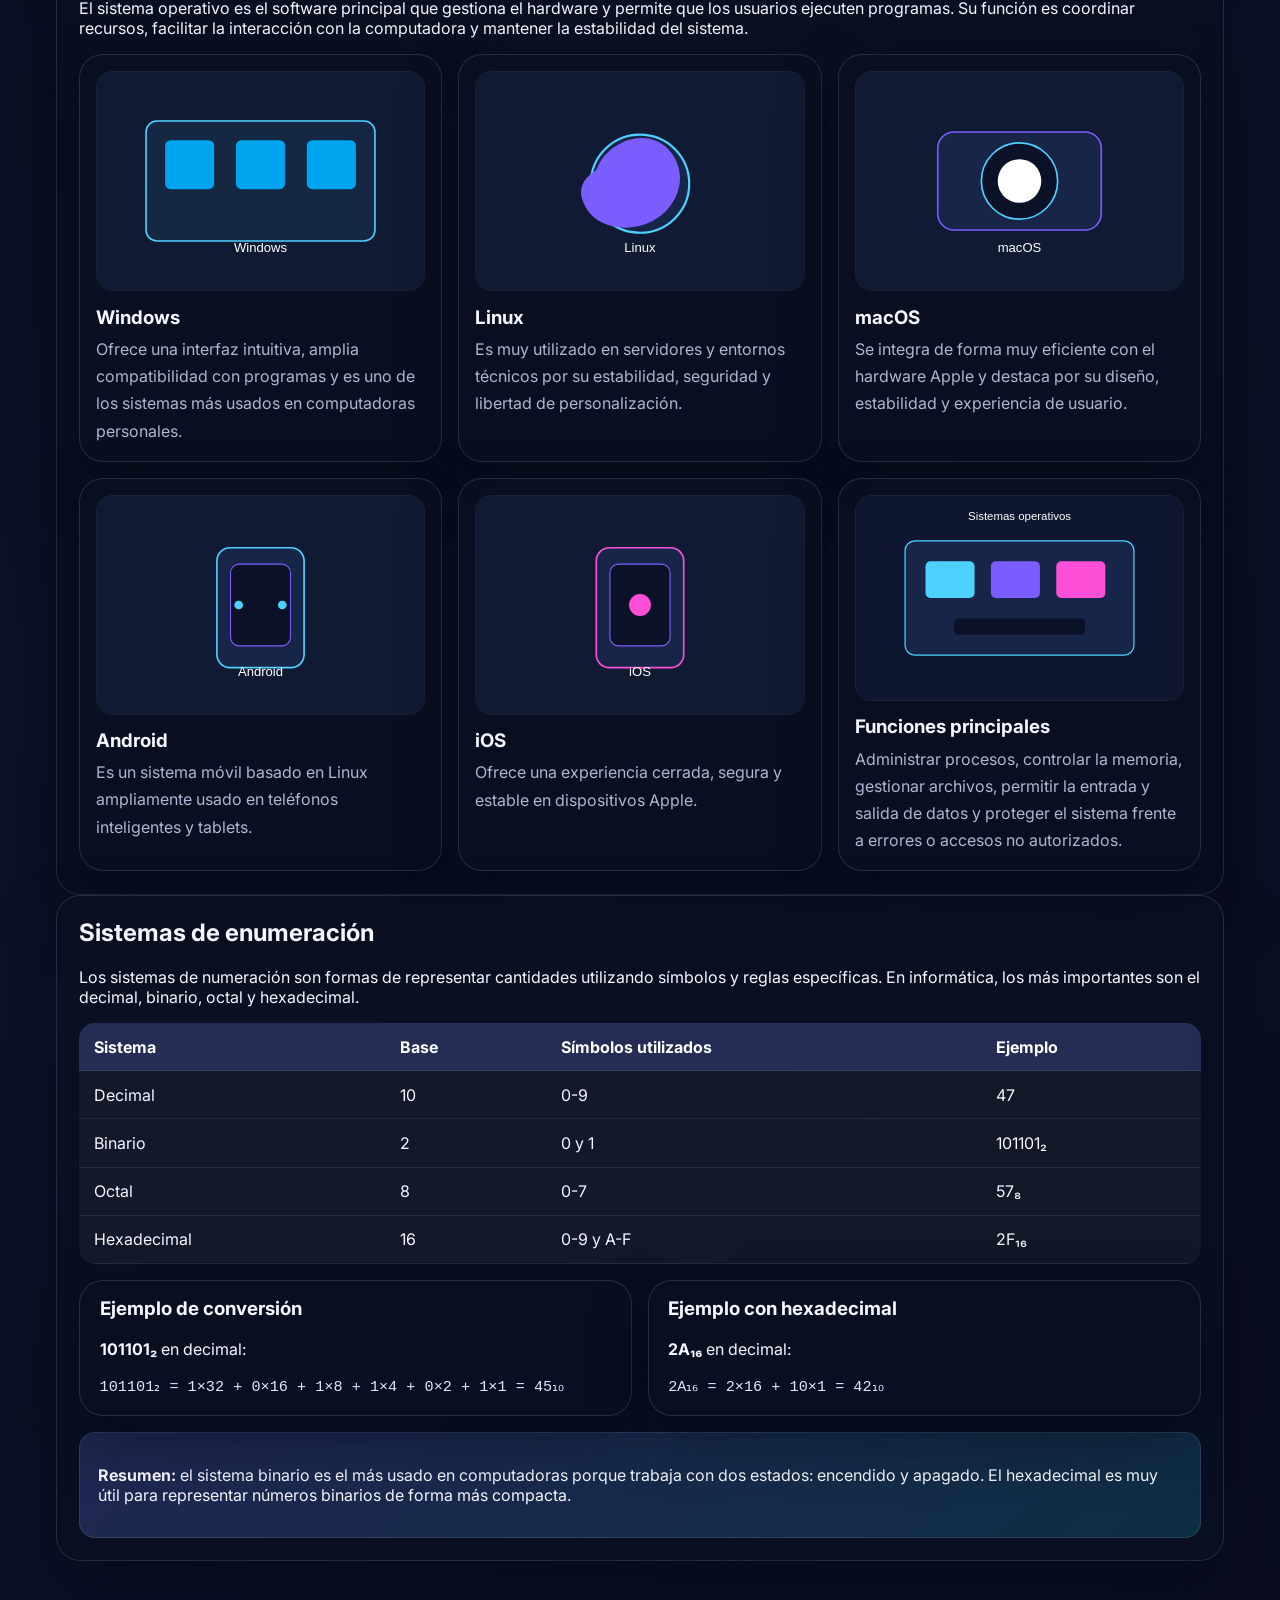
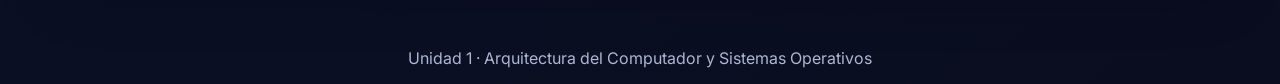
<file: unidad1.html>
<!DOCTYPE html>
<html lang="es">
  <head>
    <meta charset="UTF-8" />
    <meta name="viewport" content="width=device-width, initial-scale=1.0" />
    <title>Unidad 1 | Arquitectura del Computador y Sistemas Operativos</title>
    <link rel="preconnect" href="https://fonts.googleapis.com" />
    <link rel="preconnect" href="https://fonts.gstatic.com" crossorigin />
    <link href="https://fonts.googleapis.com/css2?family=Inter:wght@400;500;600;700;800&display=swap" rel="stylesheet" />
    <link rel="stylesheet" href="unit-styles.css" />
  </head>
  <body>
    <header class="topbar">
      <div class="navbar">
        <a class="brand" href="index.html">Inicio</a>
        <button class="nav-toggle" aria-label="Abrir menú">☰</button>
        <nav class="nav-links">
          <a href="#introduccion">Introducción</a>
          <a href="#arquitectura">Arquitectura</a>
          <a href="#sistemas">SO</a>
          <a href="#numeracion">Numeración</a>
          <a href="unidad2.html">Unidad 2</a>
          <a href="unidad3.html">Unidad 3</a>
        </nav>
      </div>
    </header>

    <main class="page-shell">
      <section class="hero" id="introduccion">
        <div class="hero-card">
          <p class="eyebrow">Unidad 1</p>
          <h1>Arquitectura del Computador y Sistemas Operativos</h1>
          <p>
            La arquitectura del computador explica cómo se organiza el hardware para procesar información, mientras que el sistema operativo actúa como el coordinador que administra recursos, programas y dispositivos.
          </p>
          <div class="hero-badges">
            <span>CPU</span>
            <span>RAM</span>
            <span>Almacenamiento</span>
            <span>SO</span>
          </div>
        </div>
        <div class="hero-visual">
          <img src="img/arquitectura-general.svg" alt="Ilustración de arquitectura de computadora" />
        </div>
      </section>

      <section class="section-card" id="arquitectura">
        <h2>Arquitectura del computador</h2>
        <p>La arquitectura de un computador se refiere a la estructura interna que permite ejecutar instrucciones, transferir datos y comunicar componentes. Su diseño influye en la velocidad, la capacidad de almacenamiento y la eficiencia general del sistema.</p>
        <div class="grid-3">
          <article class="feature-card">
            <img src="img/cpu.svg" alt="Procesador CPU" />
            <h3>Procesador (CPU)</h3>
            <p>Es el cerebro del computador. Ejecuta las instrucciones, realiza cálculos y controla el flujo de trabajo del sistema.</p>
          </article>
          <article class="feature-card">
            <img src="img/ram.svg" alt="Memoria RAM" />
            <h3>Memoria RAM</h3>
            <p>Almacena temporalmente programas y datos que se necesitan en ese momento para que la máquina responda de forma rápida.</p>
          </article>
          <article class="feature-card">
            <img src="img/placa-madre.svg" alt="Placa madre" />
            <h3>Placa madre</h3>
            <p>Es la base donde se conectan procesador, memoria, dispositivos de entrada/salida y otros componentes principales.</p>
          </article>
          <article class="feature-card">
            <img src="img/disco-duro.svg" alt="Disco duro" />
            <h3>Almacenamiento</h3>
            <p>Guarda de forma permanente los archivos, el sistema operativo y las aplicaciones. El disco duro o SSD conserva la información aun cuando el equipo está apagado.</p>
          </article>
          <article class="feature-card">
            <img src="img/entrada-salida.svg" alt="Dispositivos de entrada y salida" />
            <h3>Entrada y salida</h3>
            <p>Los dispositivos de entrada permiten introducir datos al sistema; los de salida muestran o entregan el resultado de un proceso.</p>
          </article>
          <article class="feature-card">
            <img src="img/cache.svg" alt="Memoria caché" />
            <h3>Memoria caché</h3>
            <p>Es un espacio de alta velocidad que almacena datos usados con frecuencia para que el procesador los recupere más rápido.</p>
          </article>
        </div>
      </section>

      <section class="section-card" id="sistemas">
        <h2>Sistemas operativos</h2>
        <p>El sistema operativo es el software principal que gestiona el hardware y permite que los usuarios ejecuten programas. Su función es coordinar recursos, facilitar la interacción con la computadora y mantener la estabilidad del sistema.</p>
        <div class="grid-3">
          <article class="info-card">
            <img src="img/windows.svg" alt="Sistema operativo Windows" />
            <h3>Windows</h3>
            <p>Ofrece una interfaz intuitiva, amplia compatibilidad con programas y es uno de los sistemas más usados en computadoras personales.</p>
          </article>
          <article class="info-card">
            <img src="img/linux.svg" alt="Sistema operativo Linux" />
            <h3>Linux</h3>
            <p>Es muy utilizado en servidores y entornos técnicos por su estabilidad, seguridad y libertad de personalización.</p>
          </article>
          <article class="info-card">
            <img src="img/macos.svg" alt="Sistema operativo macOS" />
            <h3>macOS</h3>
            <p>Se integra de forma muy eficiente con el hardware Apple y destaca por su diseño, estabilidad y experiencia de usuario.</p>
          </article>
          <article class="info-card">
            <img src="img/android.svg" alt="Sistema operativo Android" />
            <h3>Android</h3>
            <p>Es un sistema móvil basado en Linux ampliamente usado en teléfonos inteligentes y tablets.</p>
          </article>
          <article class="info-card">
            <img src="img/ios.svg" alt="Sistema operativo iOS" />
            <h3>iOS</h3>
            <p>Ofrece una experiencia cerrada, segura y estable en dispositivos Apple.</p>
          </article>
          <article class="feature-card">
            <img src="img/sistemas-operativos.svg" alt="Funciones del sistema operativo" />
            <h3>Funciones principales</h3>
            <p>Administrar procesos, controlar la memoria, gestionar archivos, permitir la entrada y salida de datos y proteger el sistema frente a errores o accesos no autorizados.</p>
          </article>
        </div>
      </section>

      <section class="section-card" id="numeracion">
        <h2>Sistemas de enumeración</h2>
        <p>Los sistemas de numeración son formas de representar cantidades utilizando símbolos y reglas específicas. En informática, los más importantes son el decimal, binario, octal y hexadecimal.</p>
        <div class="table-wrapper">
          <table>
            <thead>
              <tr><th>Sistema</th><th>Base</th><th>Símbolos utilizados</th><th>Ejemplo</th></tr>
            </thead>
            <tbody>
              <tr><td>Decimal</td><td>10</td><td>0-9</td><td>47</td></tr>
              <tr><td>Binario</td><td>2</td><td>0 y 1</td><td>101101₂</td></tr>
              <tr><td>Octal</td><td>8</td><td>0-7</td><td>57₈</td></tr>
              <tr><td>Hexadecimal</td><td>16</td><td>0-9 y A-F</td><td>2F₁₆</td></tr>
            </tbody>
          </table>
        </div>
        <div class="grid-2">
          <article class="code-card">
            <h3>Ejemplo de conversión</h3>
            <p><strong>101101₂</strong> en decimal:</p>
            <pre>101101₂ = 1×32 + 0×16 + 1×8 + 1×4 + 0×2 + 1×1 = 45₁₀</pre>
          </article>
          <article class="code-card">
            <h3>Ejemplo con hexadecimal</h3>
            <p><strong>2A₁₆</strong> en decimal:</p>
            <pre>2A₁₆ = 2×16 + 10×1 = 42₁₀</pre>
          </article>
        </div>
        <div class="highlight">
          <p><strong>Resumen:</strong> el sistema binario es el más usado en computadoras porque trabaja con dos estados: encendido y apagado. El hexadecimal es muy útil para representar números binarios de forma más compacta.</p>
        </div>
      </section>
    </main>

    <footer>
      <p>Unidad 1 · Arquitectura del Computador y Sistemas Operativos</p>
    </footer>

    <script src="unit-script.js"></script>
  </body>
</html>
</file>
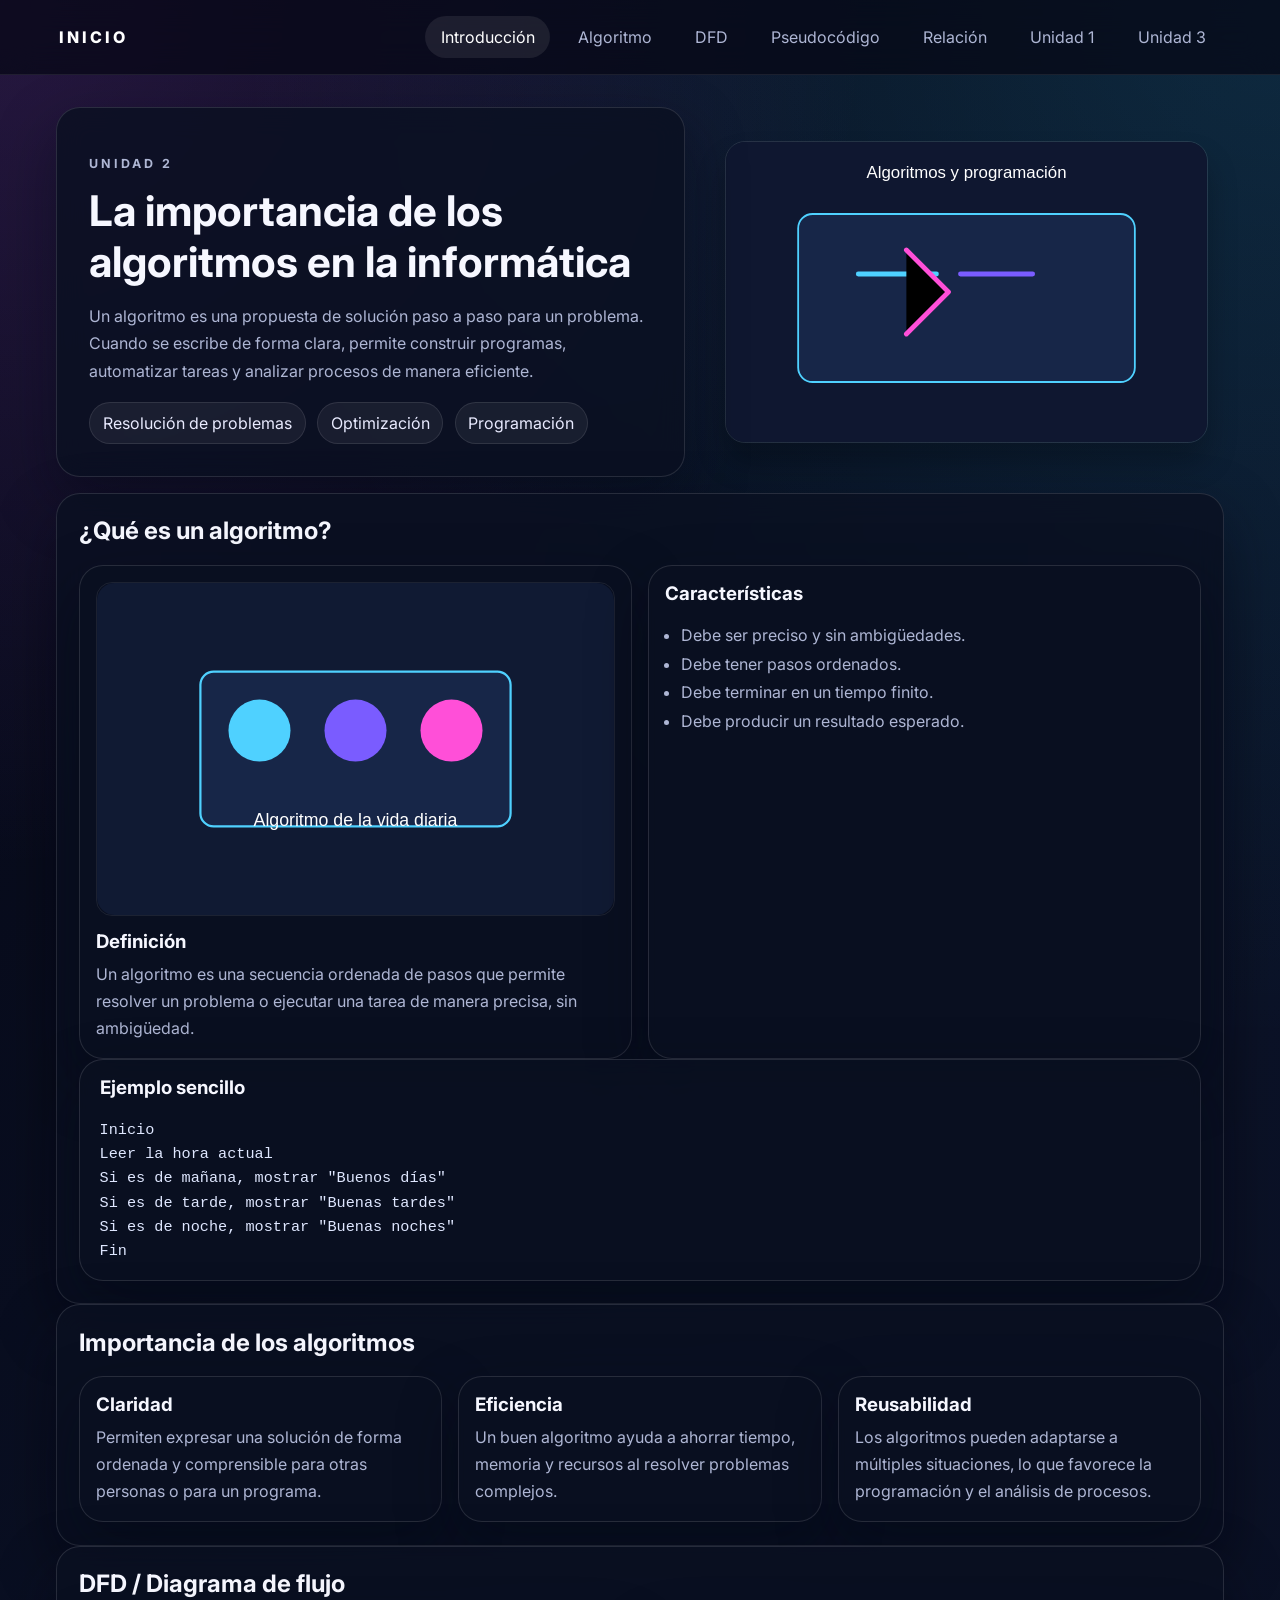
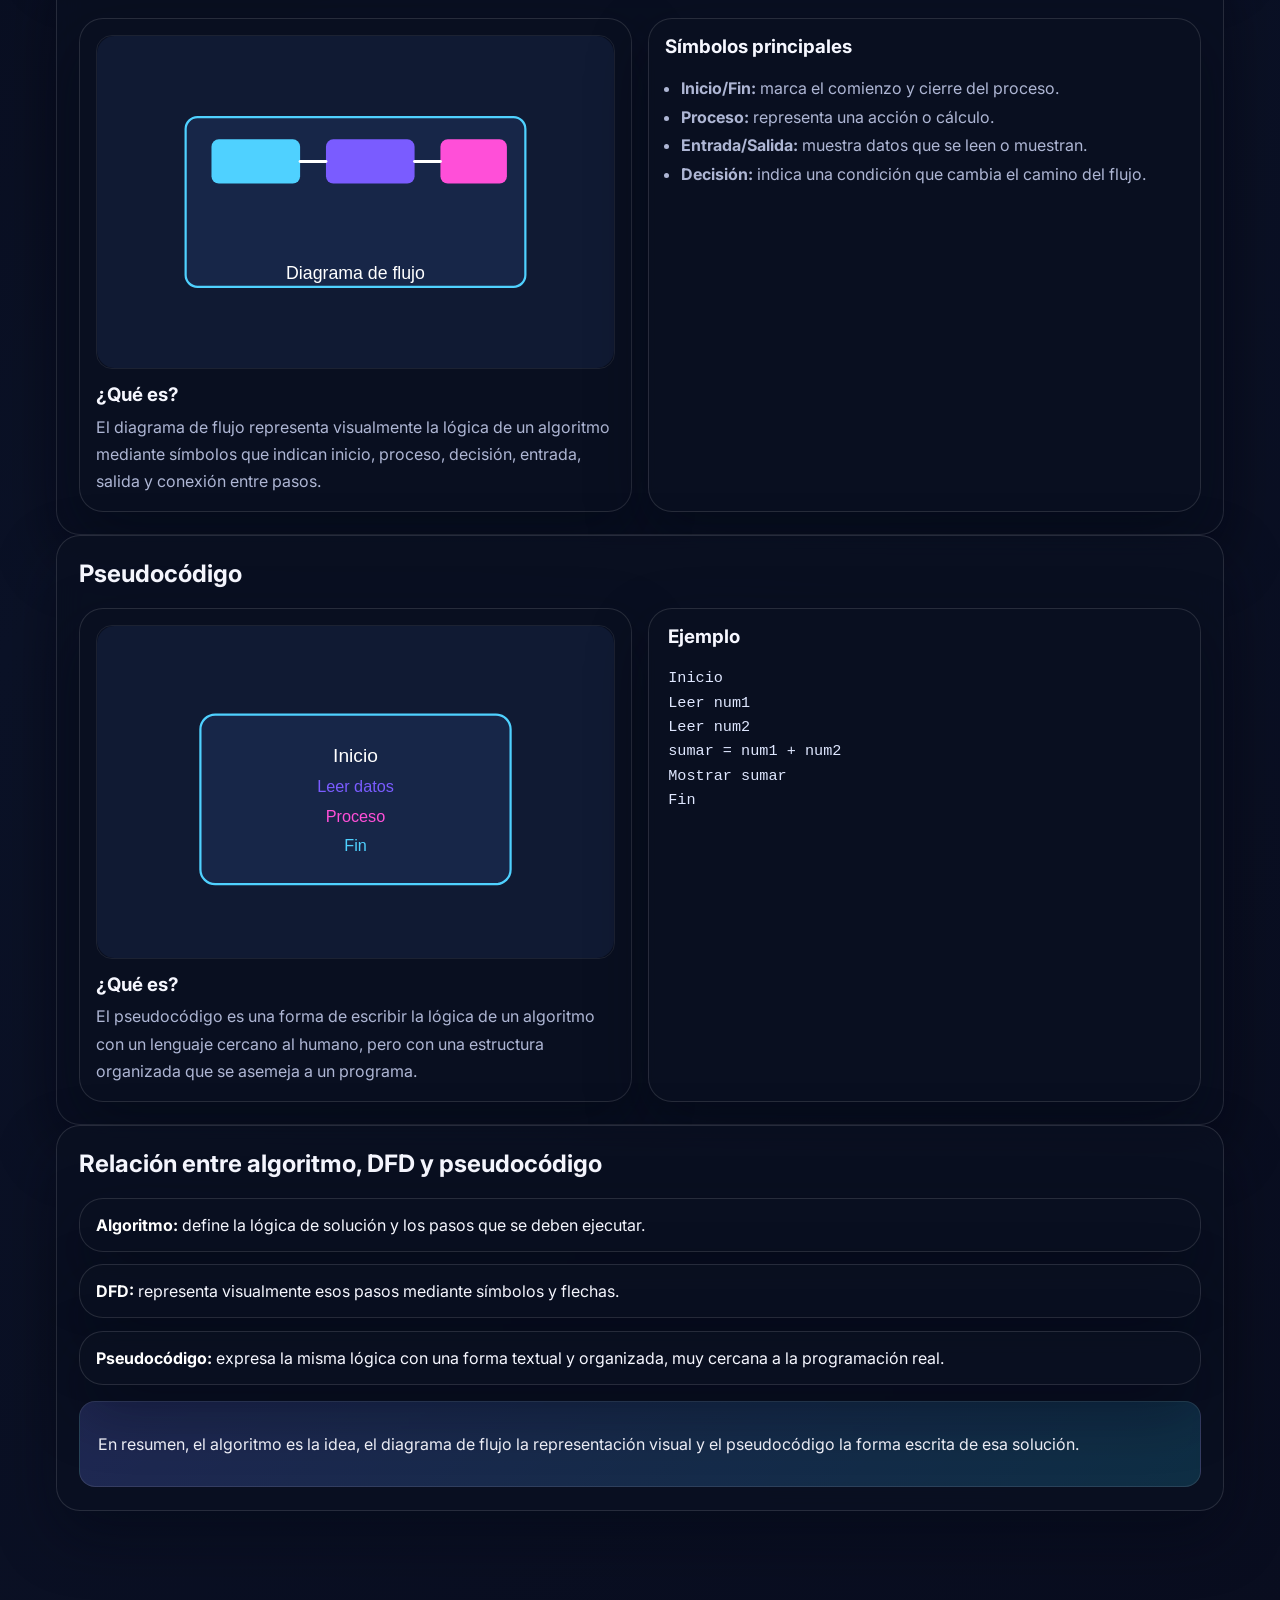
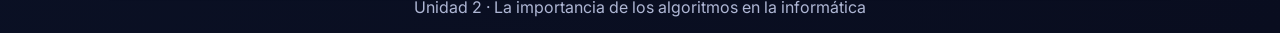
<file: unidad2.html>
<!DOCTYPE html>
<html lang="es">
  <head>
    <meta charset="UTF-8" />
    <meta name="viewport" content="width=device-width, initial-scale=1.0" />
    <title>Unidad 2 | La importancia de los algoritmos en la informática</title>
    <link rel="preconnect" href="https://fonts.googleapis.com" />
    <link rel="preconnect" href="https://fonts.gstatic.com" crossorigin />
    <link href="https://fonts.googleapis.com/css2?family=Inter:wght@400;500;600;700;800&display=swap" rel="stylesheet" />
    <link rel="stylesheet" href="unit-styles.css" />
  </head>
  <body>
    <header class="topbar">
      <div class="navbar">
        <a class="brand" href="index.html">Inicio</a>
        <button class="nav-toggle" aria-label="Abrir menú">☰</button>
        <nav class="nav-links">
          <a href="#introduccion">Introducción</a>
          <a href="#algoritmo">Algoritmo</a>
          <a href="#dfd">DFD</a>
          <a href="#pseudocodigo">Pseudocódigo</a>
          <a href="#relacion">Relación</a>
          <a href="unidad1.html">Unidad 1</a>
          <a href="unidad3.html">Unidad 3</a>
        </nav>
      </div>
    </header>

    <main class="page-shell">
      <section class="hero" id="introduccion">
        <div class="hero-card">
          <p class="eyebrow">Unidad 2</p>
          <h1>La importancia de los algoritmos en la informática</h1>
          <p>
            Un algoritmo es una propuesta de solución paso a paso para un problema. Cuando se escribe de forma clara, permite construir programas, automatizar tareas y analizar procesos de manera eficiente.
          </p>
          <div class="hero-badges">
            <span>Resolución de problemas</span>
            <span>Optimización</span>
            <span>Programación</span>
          </div>
        </div>
        <div class="hero-visual">
          <img src="img/algoritmos.svg" alt="Ilustración sobre algoritmos y programación" />
        </div>
      </section>

      <section class="section-card" id="algoritmo">
        <h2>¿Qué es un algoritmo?</h2>
        <div class="grid-2">
          <article class="feature-card">
            <img src="img/algoritmo-vida.svg" alt="Ejemplo de algoritmo en la vida cotidiana" />
            <h3>Definición</h3>
            <p>Un algoritmo es una secuencia ordenada de pasos que permite resolver un problema o ejecutar una tarea de manera precisa, sin ambigüedad.</p>
          </article>
          <article class="feature-card">
            <h3>Características</h3>
            <ul class="list-check">
              <li>Debe ser preciso y sin ambigüedades.</li>
              <li>Debe tener pasos ordenados.</li>
              <li>Debe terminar en un tiempo finito.</li>
              <li>Debe producir un resultado esperado.</li>
            </ul>
          </article>
        </div>
        <div class="code-card">
          <h3>Ejemplo sencillo</h3>
          <pre>Inicio
Leer la hora actual
Si es de mañana, mostrar "Buenos días"
Si es de tarde, mostrar "Buenas tardes"
Si es de noche, mostrar "Buenas noches"
Fin</pre>
        </div>
      </section>

      <section class="section-card" id="importancia">
        <h2>Importancia de los algoritmos</h2>
        <div class="grid-3">
          <article class="info-card">
            <h3>Claridad</h3>
            <p>Permiten expresar una solución de forma ordenada y comprensible para otras personas o para un programa.</p>
          </article>
          <article class="info-card">
            <h3>Eficiencia</h3>
            <p>Un buen algoritmo ayuda a ahorrar tiempo, memoria y recursos al resolver problemas complejos.</p>
          </article>
          <article class="info-card">
            <h3>Reusabilidad</h3>
            <p>Los algoritmos pueden adaptarse a múltiples situaciones, lo que favorece la programación y el análisis de procesos.</p>
          </article>
        </div>
      </section>

      <section class="section-card" id="dfd">
        <h2>DFD / Diagrama de flujo</h2>
        <div class="grid-2">
          <article class="feature-card">
            <img src="img/diagrama-flujo.svg" alt="Diagrama de flujo" />
            <h3>¿Qué es?</h3>
            <p>El diagrama de flujo representa visualmente la lógica de un algoritmo mediante símbolos que indican inicio, proceso, decisión, entrada, salida y conexión entre pasos.</p>
          </article>
          <article class="feature-card">
            <h3>Símbolos principales</h3>
            <ul class="list-check">
              <li><strong>Inicio/Fin:</strong> marca el comienzo y cierre del proceso.</li>
              <li><strong>Proceso:</strong> representa una acción o cálculo.</li>
              <li><strong>Entrada/Salida:</strong> muestra datos que se leen o muestran.</li>
              <li><strong>Decisión:</strong> indica una condición que cambia el camino del flujo.</li>
            </ul>
          </article>
        </div>
      </section>

      <section class="section-card" id="pseudocodigo">
        <h2>Pseudocódigo</h2>
        <div class="grid-2">
          <article class="feature-card">
            <img src="img/pseudocodigo.svg" alt="Pseudocódigo" />
            <h3>¿Qué es?</h3>
            <p>El pseudocódigo es una forma de escribir la lógica de un algoritmo con un lenguaje cercano al humano, pero con una estructura organizada que se asemeja a un programa.</p>
          </article>
          <article class="code-card">
            <h3>Ejemplo</h3>
            <pre>Inicio
Leer num1
Leer num2
sumar = num1 + num2
Mostrar sumar
Fin</pre>
          </article>
        </div>
      </section>

      <section class="section-card" id="relacion">
        <h2>Relación entre algoritmo, DFD y pseudocódigo</h2>
        <div class="comparison-table">
          <article class="comparison-card">
            <strong>Algoritmo:</strong> define la lógica de solución y los pasos que se deben ejecutar.
          </article>
          <article class="comparison-card">
            <strong>DFD:</strong> representa visualmente esos pasos mediante símbolos y flechas.
          </article>
          <article class="comparison-card">
            <strong>Pseudocódigo:</strong> expresa la misma lógica con una forma textual y organizada, muy cercana a la programación real.
          </article>
        </div>
        <div class="highlight">
          <p>En resumen, el algoritmo es la idea, el diagrama de flujo la representación visual y el pseudocódigo la forma escrita de esa solución.</p>
        </div>
      </section>
    </main>

    <footer>
      <p>Unidad 2 · La importancia de los algoritmos en la informática</p>
    </footer>

    <script src="unit-script.js"></script>
  </body>
</html>
</file>
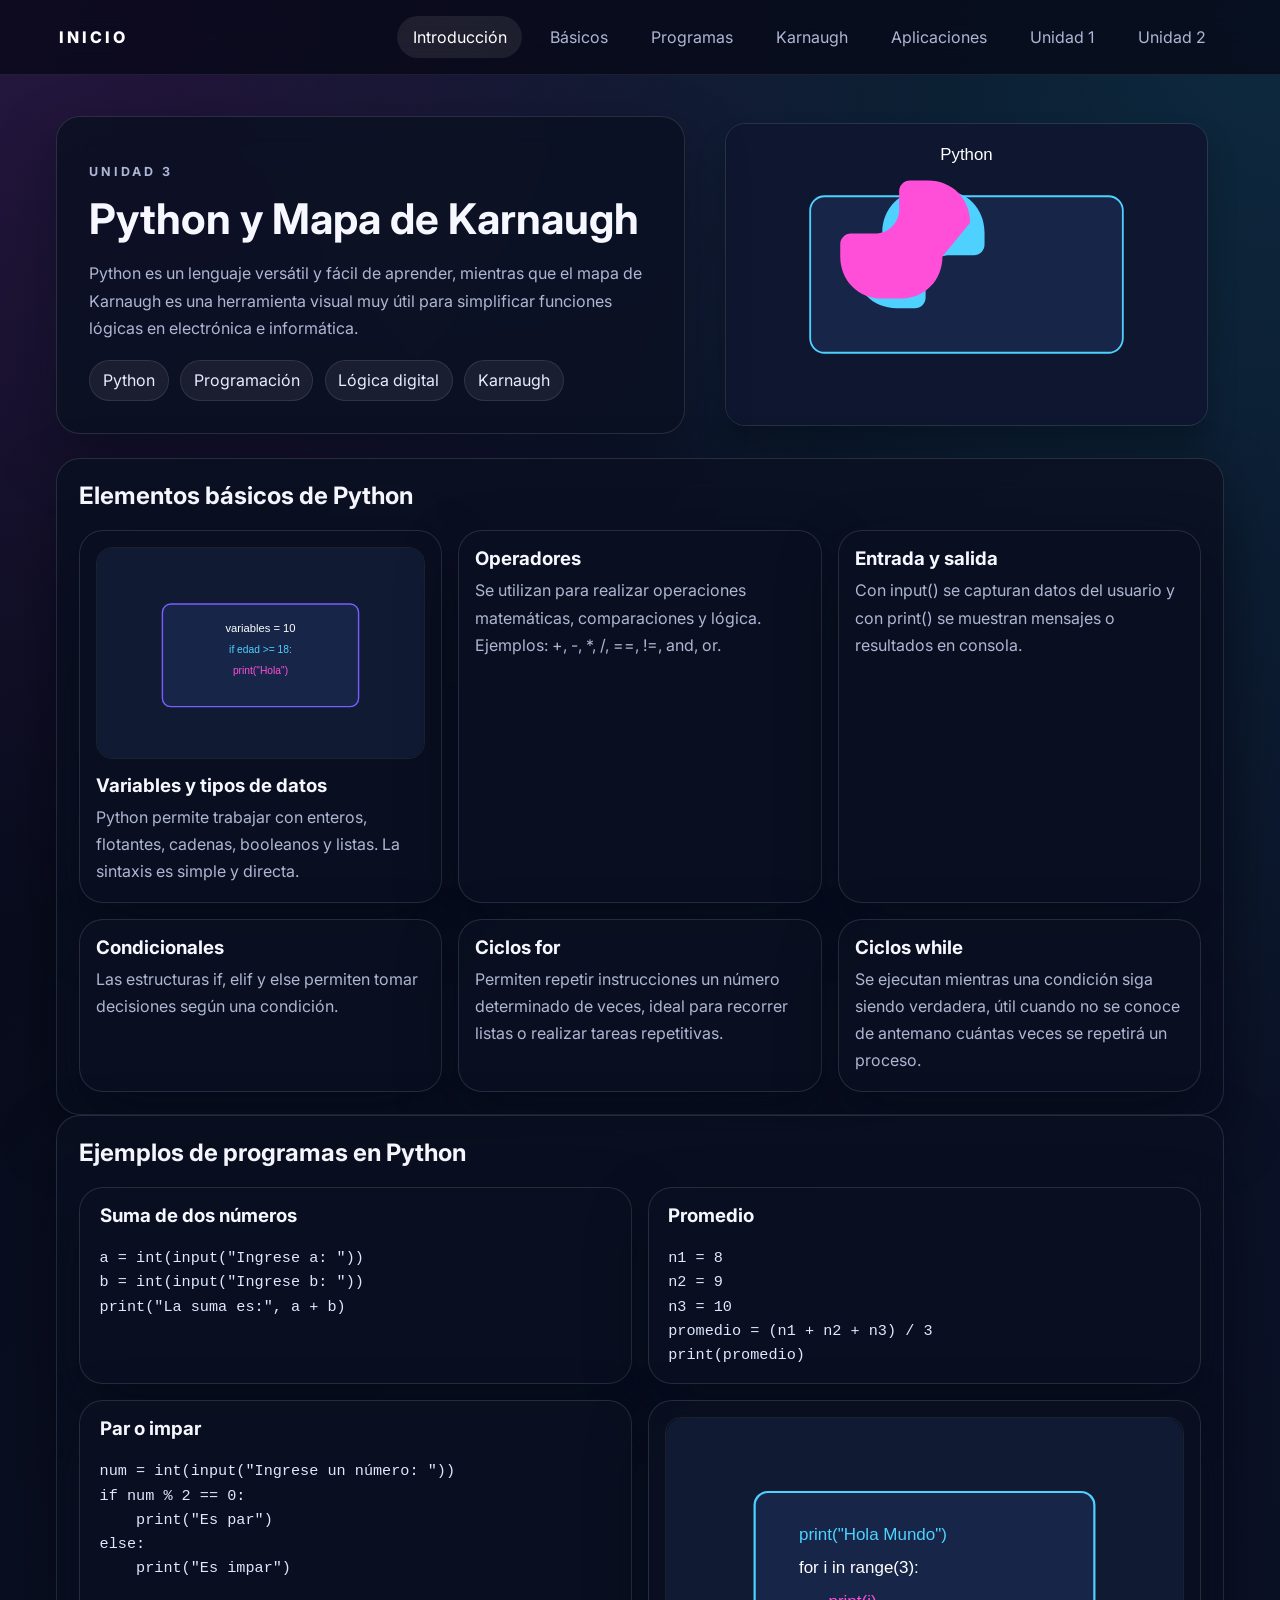
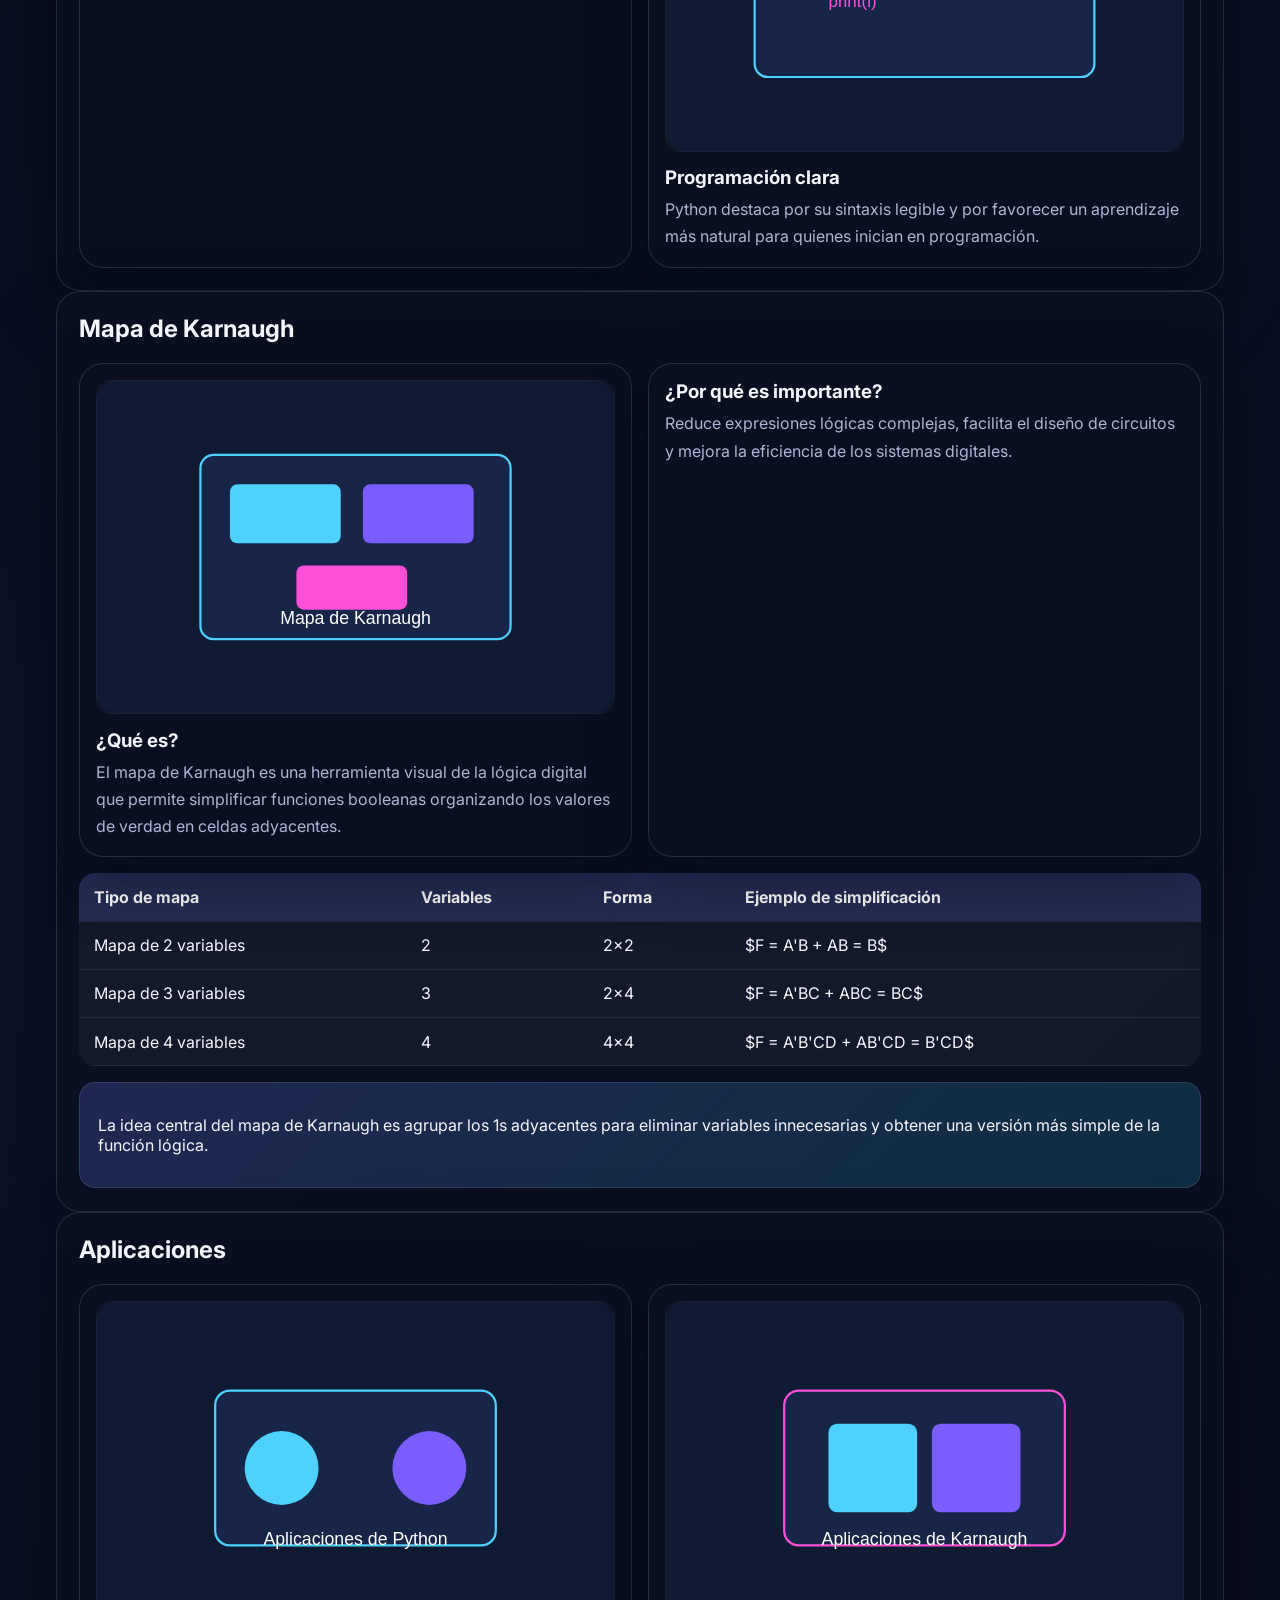
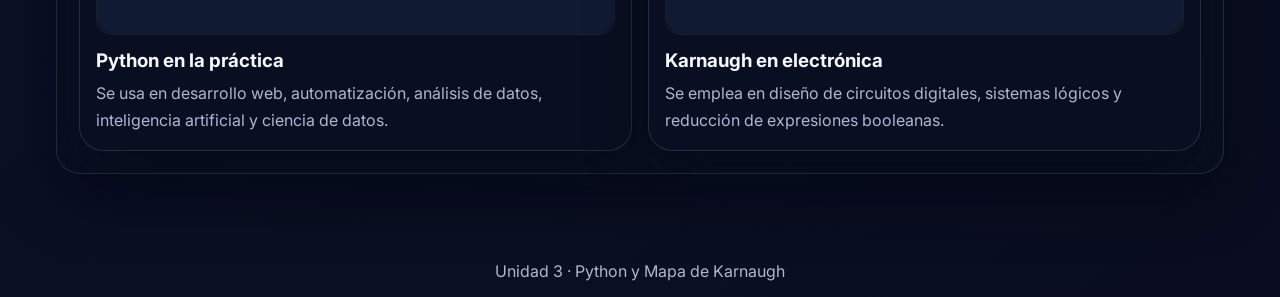
<file: unidad3.html>
<!DOCTYPE html>
<html lang="es">
  <head>
    <meta charset="UTF-8" />
    <meta name="viewport" content="width=device-width, initial-scale=1.0" />
    <title>Unidad 3 | Python y Mapa de Karnaugh</title>
    <link rel="preconnect" href="https://fonts.googleapis.com" />
    <link rel="preconnect" href="https://fonts.gstatic.com" crossorigin />
    <link href="https://fonts.googleapis.com/css2?family=Inter:wght@400;500;600;700;800&display=swap" rel="stylesheet" />
    <link rel="stylesheet" href="unit-styles.css" />
  </head>
  <body>
    <header class="topbar">
      <div class="navbar">
        <a class="brand" href="index.html">Inicio</a>
        <button class="nav-toggle" aria-label="Abrir menú">☰</button>
        <nav class="nav-links">
          <a href="#introduccion">Introducción</a>
          <a href="#basicos">Básicos</a>
          <a href="#programas">Programas</a>
          <a href="#karnaugh">Karnaugh</a>
          <a href="#aplicaciones">Aplicaciones</a>
          <a href="unidad1.html">Unidad 1</a>
          <a href="unidad2.html">Unidad 2</a>
        </nav>
      </div>
    </header>

    <main class="page-shell">
      <section class="hero" id="introduccion">
        <div class="hero-card">
          <p class="eyebrow">Unidad 3</p>
          <h1>Python y Mapa de Karnaugh</h1>
          <p>
            Python es un lenguaje versátil y fácil de aprender, mientras que el mapa de Karnaugh es una herramienta visual muy útil para simplificar funciones lógicas en electrónica e informática.
          </p>
          <div class="hero-badges">
            <span>Python</span>
            <span>Programación</span>
            <span>Lógica digital</span>
            <span>Karnaugh</span>
          </div>
        </div>
        <div class="hero-visual">
          <img src="img/python.svg" alt="Ilustración de Python" />
        </div>
      </section>

      <section class="section-card" id="basicos">
        <h2>Elementos básicos de Python</h2>
        <div class="grid-3">
          <article class="feature-card">
            <img src="img/python-basico.svg" alt="Variables y tipos de datos en Python" />
            <h3>Variables y tipos de datos</h3>
            <p>Python permite trabajar con enteros, flotantes, cadenas, booleanos y listas. La sintaxis es simple y directa.</p>
          </article>
          <article class="feature-card">
            <h3>Operadores</h3>
            <p>Se utilizan para realizar operaciones matemáticas, comparaciones y lógica. Ejemplos: +, -, *, /, ==, !=, and, or.</p>
          </article>
          <article class="feature-card">
            <h3>Entrada y salida</h3>
            <p>Con input() se capturan datos del usuario y con print() se muestran mensajes o resultados en consola.</p>
          </article>
          <article class="feature-card">
            <h3>Condicionales</h3>
            <p>Las estructuras if, elif y else permiten tomar decisiones según una condición.</p>
          </article>
          <article class="feature-card">
            <h3>Ciclos for</h3>
            <p>Permiten repetir instrucciones un número determinado de veces, ideal para recorrer listas o realizar tareas repetitivas.</p>
          </article>
          <article class="feature-card">
            <h3>Ciclos while</h3>
            <p>Se ejecutan mientras una condición siga siendo verdadera, útil cuando no se conoce de antemano cuántas veces se repetirá un proceso.</p>
          </article>
        </div>
      </section>

      <section class="section-card" id="programas">
        <h2>Ejemplos de programas en Python</h2>
        <div class="grid-2">
          <article class="code-card">
            <h3>Suma de dos números</h3>
            <pre>a = int(input("Ingrese a: "))
b = int(input("Ingrese b: "))
print("La suma es:", a + b)</pre>
          </article>
          <article class="code-card">
            <h3>Promedio</h3>
            <pre>n1 = 8
n2 = 9
n3 = 10
promedio = (n1 + n2 + n3) / 3
print(promedio)</pre>
          </article>
          <article class="code-card">
            <h3>Par o impar</h3>
            <pre>num = int(input("Ingrese un número: "))
if num % 2 == 0:
    print("Es par")
else:
    print("Es impar")</pre>
          </article>
          <article class="feature-card">
            <img src="img/python-code.svg" alt="Código en Python" />
            <h3>Programación clara</h3>
            <p>Python destaca por su sintaxis legible y por favorecer un aprendizaje más natural para quienes inician en programación.</p>
          </article>
        </div>
      </section>

      <section class="section-card" id="karnaugh">
        <h2>Mapa de Karnaugh</h2>
        <div class="grid-2">
          <article class="feature-card">
            <img src="img/karnaugh.svg" alt="Mapa de Karnaugh" />
            <h3>¿Qué es?</h3>
            <p>El mapa de Karnaugh es una herramienta visual de la lógica digital que permite simplificar funciones booleanas organizando los valores de verdad en celdas adyacentes.</p>
          </article>
          <article class="feature-card">
            <h3>¿Por qué es importante?</h3>
            <p>Reduce expresiones lógicas complejas, facilita el diseño de circuitos y mejora la eficiencia de los sistemas digitales.</p>
          </article>
        </div>
        <div class="table-wrapper">
          <table>
            <thead>
              <tr><th>Tipo de mapa</th><th>Variables</th><th>Forma</th><th>Ejemplo de simplificación</th></tr>
            </thead>
            <tbody>
              <tr><td>Mapa de 2 variables</td><td>2</td><td>2×2</td><td>$F = A'B + AB = B$</td></tr>
              <tr><td>Mapa de 3 variables</td><td>3</td><td>2×4</td><td>$F = A'BC + ABC = BC$</td></tr>
              <tr><td>Mapa de 4 variables</td><td>4</td><td>4×4</td><td>$F = A'B'CD + AB'CD = B'CD$</td></tr>
            </tbody>
          </table>
        </div>
        <div class="highlight">
          <p>La idea central del mapa de Karnaugh es agrupar los 1s adyacentes para eliminar variables innecesarias y obtener una versión más simple de la función lógica.</p>
        </div>
      </section>

      <section class="section-card" id="aplicaciones">
        <h2>Aplicaciones</h2>
        <div class="grid-2">
          <article class="info-card">
            <img src="img/aplicaciones-python.svg" alt="Aplicaciones de Python" />
            <h3>Python en la práctica</h3>
            <p>Se usa en desarrollo web, automatización, análisis de datos, inteligencia artificial y ciencia de datos.</p>
          </article>
          <article class="info-card">
            <img src="img/aplicaciones-karnaugh.svg" alt="Aplicaciones de mapas de Karnaugh" />
            <h3>Karnaugh en electrónica</h3>
            <p>Se emplea en diseño de circuitos digitales, sistemas lógicos y reducción de expresiones booleanas.</p>
          </article>
        </div>
      </section>
    </main>

    <footer>
      <p>Unidad 3 · Python y Mapa de Karnaugh</p>
    </footer>

    <script src="unit-script.js"></script>
  </body>
</html>
</file>
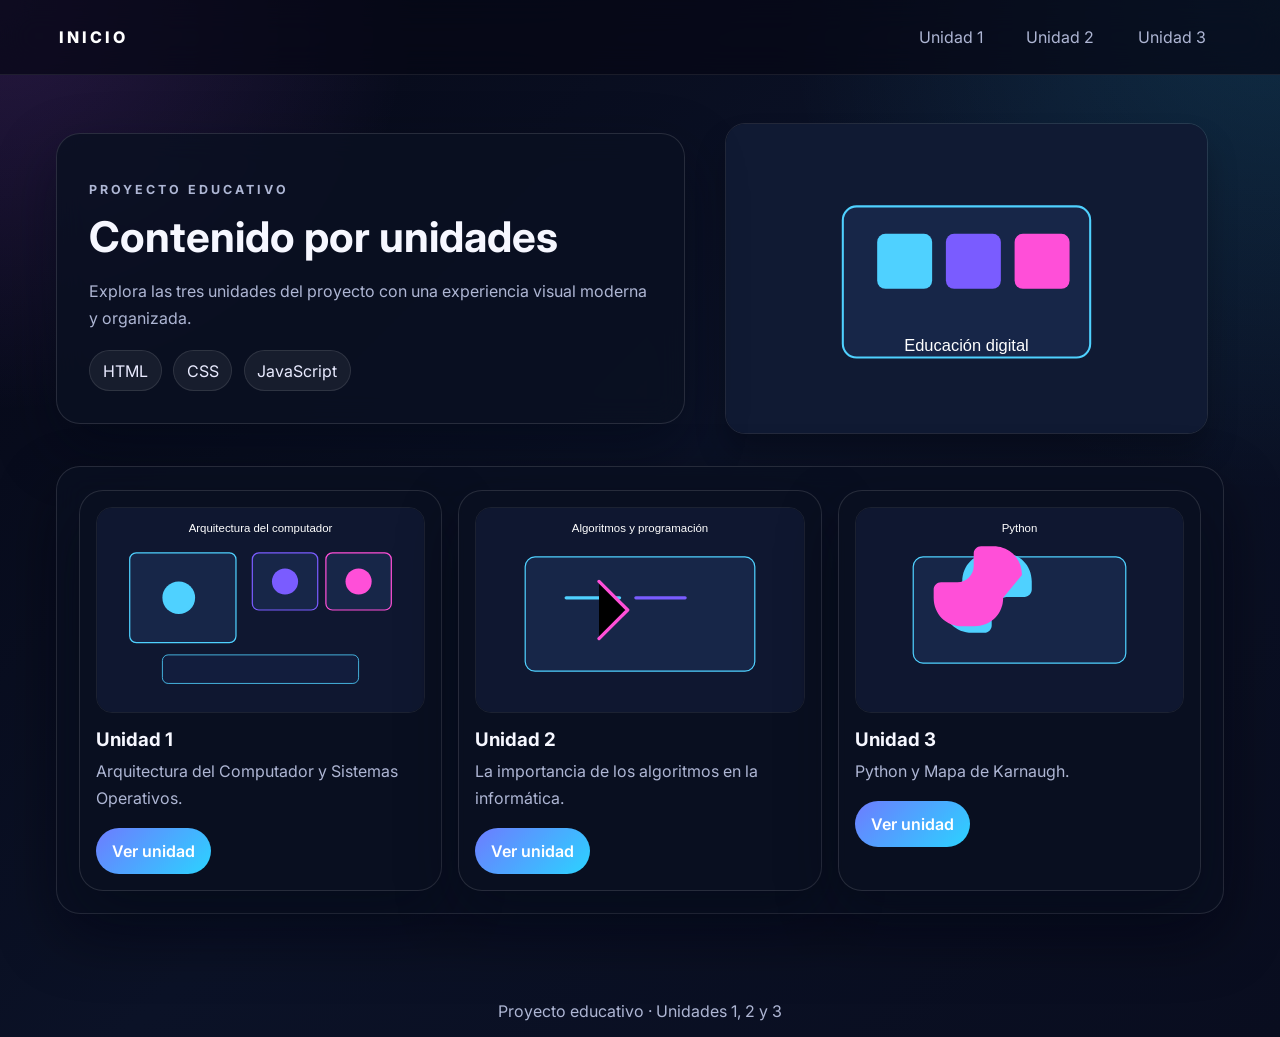
<file: unidades.html>
<!DOCTYPE html>
<html lang="es">
  <head>
    <meta charset="UTF-8" />
    <meta name="viewport" content="width=device-width, initial-scale=1.0" />
    <title>Unidades de Aprendizaje</title>
    <link rel="preconnect" href="https://fonts.googleapis.com" />
    <link rel="preconnect" href="https://fonts.gstatic.com" crossorigin />
    <link href="https://fonts.googleapis.com/css2?family=Inter:wght@400;500;600;700;800&display=swap" rel="stylesheet" />
    <link rel="stylesheet" href="unit-styles.css" />
  </head>
  <body>
    <header class="topbar">
      <div class="navbar">
        <a class="brand" href="index.html">Inicio</a>
        <nav class="nav-links">
          <a href="unidad1.html">Unidad 1</a>
          <a href="unidad2.html">Unidad 2</a>
          <a href="unidad3.html">Unidad 3</a>
        </nav>
      </div>
    </header>

    <main class="page-shell">
      <section class="hero">
        <div class="hero-card">
          <p class="eyebrow">Proyecto educativo</p>
          <h1>Contenido por unidades</h1>
          <p>Explora las tres unidades del proyecto con una experiencia visual moderna y organizada.</p>
          <div class="hero-badges">
            <span>HTML</span>
            <span>CSS</span>
            <span>JavaScript</span>
          </div>
        </div>
        <div class="hero-visual">
          <img src="img/educacion.svg" alt="Ilustración educativa" />
        </div>
      </section>

      <section class="section-card">
        <div class="grid-3">
          <article class="feature-card">
            <img src="img/arquitectura-general.svg" alt="Unidad 1" />
            <h3>Unidad 1</h3>
            <p>Arquitectura del Computador y Sistemas Operativos.</p>
            <a class="cta" href="unidad1.html">Ver unidad</a>
          </article>
          <article class="feature-card">
            <img src="img/algoritmos.svg" alt="Unidad 2" />
            <h3>Unidad 2</h3>
            <p>La importancia de los algoritmos en la informática.</p>
            <a class="cta" href="unidad2.html">Ver unidad</a>
          </article>
          <article class="feature-card">
            <img src="img/python.svg" alt="Unidad 3" />
            <h3>Unidad 3</h3>
            <p>Python y Mapa de Karnaugh.</p>
            <a class="cta" href="unidad3.html">Ver unidad</a>
          </article>
        </div>
      </section>
    </main>

    <footer>
      <p>Proyecto educativo · Unidades 1, 2 y 3</p>
    </footer>
  </body>
</html>
</file>
<file: css/styles.css>
:root {
  --bg: #f7f2ff;
  --surface: rgba(255, 255, 255, 0.88);
  --surface-strong: #ffffff;
  --text: #261b3d;
  --muted: #6f6588;
  --primary: #7b5cff;
  --secondary: #a46dff;
  --accent: #f0c8ff;
  --border: rgba(123, 92, 255, 0.16);
  --shadow: 0 20px 45px rgba(96, 60, 180, 0.18);
  --shadow-soft: 0 16px 32px rgba(96, 60, 180, 0.12);
}

* {
  box-sizing: border-box;
  margin: 0;
  padding: 0;
}

html {
  scroll-behavior: smooth;
}

body {
  font-family: 'Inter', 'Segoe UI', sans-serif;
  color: var(--text);
  background:
    radial-gradient(circle at top left, rgba(164, 109, 255, 0.16), transparent 26%),
    linear-gradient(135deg, #f9f5ff 0%, #f3ebff 100%);
  line-height: 1.65;
}

a {
  color: inherit;
  text-decoration: none;
}

img {
  max-width: 100%;
  display: block;
}

button,
input,
textarea {
  font: inherit;
}

.container {
  width: min(1160px, calc(100% - 2rem));
  margin: 0 auto;
}

.header {
  position: sticky;
  top: 0;
  z-index: 1000;
  backdrop-filter: blur(16px);
  background: rgba(249, 245, 255, 0.92);
  border-bottom: 1px solid rgba(123, 92, 255, 0.14);
  transition: transform 0.3s ease, box-shadow 0.3s ease;
}

.header-shadow {
  box-shadow: 0 10px 30px rgba(96, 60, 180, 0.14);
}

.header-inner {
  display: flex;
  align-items: center;
  justify-content: space-between;
  gap: 1rem;
  padding: 1rem 0;
}

.brand {
  display: flex;
  align-items: center;
  gap: 0.8rem;
  font-weight: 700;
  font-size: 1.05rem;
}

.brand img {
  width: 46px;
  height: 46px;
  border-radius: 50%;
  box-shadow: var(--shadow);
}

.nav {
  display: flex;
  align-items: center;
  gap: 0.75rem;
  flex-wrap: wrap;
}

.nav a {
  padding: 0.75rem 1rem;
  border-radius: 999px;
  color: var(--muted);
  transition: all 0.25s ease;
  font-weight: 600;
}

.nav a:hover,
.nav a.active {
  background: linear-gradient(135deg, var(--primary), var(--secondary));
  color: white;
  box-shadow: 0 12px 24px rgba(123, 92, 255, 0.22);
}

.hero {
  padding: 4rem 0 2rem;
}

.hero-card {
  display: grid;
  grid-template-columns: 1.1fr 1fr;
  gap: 2rem;
  background: var(--surface);
  padding: 2rem;
  border: 1px solid var(--border);
  border-radius: 28px;
  box-shadow: var(--shadow);
  overflow: hidden;
}

.hero-copy h1 {
  font-size: clamp(2rem, 3vw, 2.8rem);
  margin: 0.35rem 0 1rem;
  line-height: 1.15;
}

.hero-copy p {
  color: var(--muted);
  margin-bottom: 1rem;
}

.profile-photo {
  width: min(320px, 100%);
  height: auto;
  margin: 0 auto;
  border-radius: 32px;
  box-shadow: 0 30px 50px rgba(38, 27, 61, 0.22);
  border: 6px solid rgba(255, 255, 255, 0.95);
  background: radial-gradient(circle at center, rgba(255, 255, 255, 0.72), transparent 55%);
  object-fit: cover;
}

.badge {
  display: inline-flex;
  align-items: center;
  gap: 0.5rem;
  padding: 0.55rem 0.9rem;
  border-radius: 999px;
  background: rgba(123, 92, 255, 0.1);
  color: var(--primary);
  font-weight: 700;
  letter-spacing: 0.02em;
}

.section {
  padding: 2rem 0;
}

.section-title {
  display: flex;
  justify-content: space-between;
  align-items: center;
  margin-bottom: 1.2rem;
}

.section-title h2 {
  font-size: 1.45rem;
}

.grid {
  display: grid;
  gap: 1rem;
}

.progress-grid {
  grid-template-columns: repeat(3, minmax(0, 1fr));
}

.card {
  background: var(--surface-strong);
  border: 1px solid var(--border);
  border-radius: 22px;
  padding: 1.25rem;
  box-shadow: var(--shadow);
  transition: transform 0.25s ease, box-shadow 0.25s ease;
}

.card:hover {
  transform: translateY(-4px);
  box-shadow: 0 24px 40px rgba(96, 60, 180, 0.2);
}

.topic-card {
  display: grid;
  gap: 1rem;
}

.topic-card img {
  height: 190px;
  width: 100%;
  object-fit: cover;
  border-radius: 18px;
  border: 1px solid rgba(123, 92, 255, 0.15);
}

.topic-card h3,
.topic-card h4 {
  font-size: 1.12rem;
}

.topic-card ul {
  padding-left: 1.15rem;
  color: var(--muted);
}

.unit-section {
  background: var(--surface);
  border: 1px solid var(--border);
  border-radius: 28px;
  padding: 1.5rem;
  box-shadow: var(--shadow);
}

.unit-section h3 {
  font-size: 1.6rem;
  margin-bottom: 0.5rem;
}

.unit-section > p {
  color: var(--muted);
  margin-bottom: 1.2rem;
}

.topics-grid {
  display: grid;
  grid-template-columns: repeat(2, minmax(0, 1fr));
  gap: 1rem;
}

.unit-content {
  display: grid;
  gap: 1.5rem;
  margin-top: 2rem;
}

.topic-section {
  background: rgba(255, 255, 255, 0.95);
  border: 1px solid rgba(123, 92, 255, 0.12);
  border-radius: 28px;
  padding: 1.75rem;
  box-shadow: var(--shadow-soft);
}

.topic-header {
  display: grid;
  grid-template-columns: auto 1fr;
  gap: 1.25rem;
  align-items: center;
  margin-bottom: 1rem;
}

.topic-header img {
  width: 96px;
  height: 96px;
  border-radius: 22px;
  object-fit: cover;
  border: 1px solid rgba(123, 92, 255, 0.18);
}

.topic-section h4 {
  margin-bottom: 0.6rem;
  font-size: 1.35rem;
}

.topic-section p {
  color: var(--muted);
  margin-bottom: 1rem;
  line-height: 1.75;
}

.info-box,
.exercise-block {
  background: rgba(123, 92, 255, 0.06);
  border: 1px solid rgba(123, 92, 255, 0.12);
  padding: 1.15rem 1.25rem;
  border-radius: 20px;
  margin-bottom: 1rem;
}

.info-box h5,
.exercise-block h5 {
  margin-bottom: 0.75rem;
  font-size: 1.05rem;
}

.info-box ul,
.exercise-block ol,
.practice-list ol {
  padding-left: 1.35rem;
  color: var(--muted);
}

.code-sample {
  background: #1d1d44;
  color: #f5f3ff;
  padding: 1rem;
  border-radius: 18px;
  overflow-x: auto;
  font-family: 'Fira Code', monospace;
  font-size: 0.95rem;
  line-height: 1.6;
}

code {
  background: rgba(123, 92, 255, 0.12);
  border-radius: 0.45rem;
  padding: 0.15rem 0.3rem;
}

.practice-list {
  display: grid;
  gap: 0.65rem;
  padding-left: 1rem;
  color: var(--muted);
}

footer {
  padding: 1.5rem 0 2rem;
  color: var(--muted);
}

footer p {
  text-align: center;
}

@media (max-width: 900px) {
  .hero-card {
    grid-template-columns: 1fr;
  }

  .topics-grid,
  .progress-grid,
  .unit-content {
    grid-template-columns: 1fr;
  }
}

@media (max-width: 680px) {
  .header-inner {
    flex-direction: column;
    align-items: flex-start;
  }

  .nav {
    width: 100%;
    justify-content: flex-start;
  }

  .hero {
    padding: 2.5rem 0 1rem;
  }

  .hero-card {
    padding: 1.5rem;
  }

  .topic-header {
    grid-template-columns: 1fr;
  }

  .topic-header img {
    width: 100%;
    height: auto;
  }
}

footer {
  text-align: center;
  padding: 2rem 0 3rem;
  color: var(--muted);
}

@media (max-width: 900px) {
  .hero-card {
    grid-template-columns: 1fr;
  }

  .topics-grid {
    grid-template-columns: 1fr;
  }
}

@media (max-width: 720px) {
  .header-inner {
    flex-direction: column;
    align-items: flex-start;
  }

  .nav {
    gap: 0.4rem;
  }

  .progress-grid {
    grid-template-columns: 1fr;
  }

  .hero {
    padding-top: 2rem;
  }

  .hero-card,
  .unit-section,
  .bibliography {
    padding: 1.15rem;
    border-radius: 22px;
  }
}
</file>
<file: unit-styles.css>
:root {
  --bg: #060816;
  --panel: rgba(10, 16, 34, 0.82);
  --panel-strong: rgba(15, 23, 46, 0.95);
  --text: #f6f7ff;
  --muted: #aeb6d4;
  --accent: #6d7cff;
  --accent-2: #2bd3ff;
  --accent-3: #b95cff;
  --border: rgba(255,255,255,0.12);
  --shadow: 0 24px 60px rgba(1, 6, 20, 0.42);
}

* { box-sizing: border-box; }
html { scroll-behavior: smooth; }
body {
  margin: 0;
  font-family: 'Inter', sans-serif;
  color: var(--text);
  background:
    radial-gradient(circle at top left, rgba(185, 92, 255, 0.18), transparent 25%),
    radial-gradient(circle at top right, rgba(43, 211, 255, 0.14), transparent 30%),
    linear-gradient(135deg, #060816 0%, #0b1227 50%, #090d1f 100%);
  min-height: 100vh;
}

a { color: inherit; text-decoration: none; }
img { display: block; width: 100%; height: auto; }

.page-shell {
  max-width: 1200px;
  margin: 0 auto;
  padding: 0 1rem 3rem;
}

.topbar {
  position: sticky;
  top: 0;
  z-index: 20;
  backdrop-filter: blur(16px);
  background: rgba(6, 8, 22, 0.72);
  border-bottom: 1px solid rgba(255,255,255,0.08);
}

.navbar {
  max-width: 1200px;
  margin: 0 auto;
  padding: 1rem 1.2rem;
  display: flex;
  justify-content: space-between;
  align-items: center;
  gap: 1rem;
}

.brand {
  font-weight: 800;
  letter-spacing: 0.18em;
  text-transform: uppercase;
  color: white;
}

.nav-links {
  display: flex;
  gap: 0.8rem;
  flex-wrap: wrap;
}

.nav-links a {
  padding: 0.7rem 0.95rem;
  border-radius: 999px;
  color: var(--muted);
  transition: all 0.25s ease;
}

.nav-links a:hover, .nav-links a.active {
  background: rgba(255,255,255,0.08);
  color: white;
}

.nav-toggle {
  display: none;
  background: none;
  border: 1px solid var(--border);
  color: white;
  padding: 0.55rem 0.8rem;
  border-radius: 10px;
}

.hero {
  display: grid;
  grid-template-columns: 1.1fr 0.9fr;
  gap: 1.5rem;
  align-items: center;
  padding: 2rem 0 1rem;
}

.hero-card, .section-card, .feature-card, .info-card, .gallery-card, .comparison-card, .code-card {
  background: var(--panel);
  border: 1px solid var(--border);
  border-radius: 24px;
  box-shadow: var(--shadow);
  backdrop-filter: blur(14px);
}

.hero-card {
  padding: 2rem;
}

.hero-card h1 {
  font-size: clamp(2rem, 3.3vw, 2.8rem);
  margin: 0 0 0.8rem;
}

.hero-card p {
  color: var(--muted);
  line-height: 1.7;
}

.hero-badges {
  display: flex;
  flex-wrap: wrap;
  gap: 0.7rem;
  margin-top: 1.1rem;
}

.hero-badges span {
  padding: 0.6rem 0.8rem;
  border-radius: 999px;
  background: rgba(255,255,255,0.06);
  color: #e9ebff;
  border: 1px solid rgba(255,255,255,0.1);
}

.hero-visual {
  padding: 1rem;
}

.hero-visual img {
  border-radius: 20px;
  border: 1px solid rgba(255,255,255,0.1);
  box-shadow: 0 20px 30px rgba(0,0,0,0.24);
}

section { padding: 1rem 0 0; }

.eyebrow {
  text-transform: uppercase;
  letter-spacing: 0.24em;
  color: #8ea0ff;
  font-size: 0.78rem;
  font-weight: 700;
  margin-bottom: 0.7rem;
}

.section-card {
  padding: 1.4rem;
}

.section-card h2, .section-card h3 {
  margin-top: 0;
}

.grid-2, .grid-3, .grid-4 {
  display: grid;
  gap: 1rem;
}

.grid-2 { grid-template-columns: repeat(2, minmax(0, 1fr)); }
.grid-3 { grid-template-columns: repeat(3, minmax(0, 1fr)); }
.grid-4 { grid-template-columns: repeat(4, minmax(0, 1fr)); }

.feature-card, .info-card, .gallery-card {
  padding: 1rem;
}

.feature-card img, .gallery-card img, .info-card img {
  border-radius: 16px;
  margin-bottom: 0.9rem;
  border: 1px solid rgba(255,255,255,0.08);
}

.feature-card h3, .info-card h3, .gallery-card h3 {
  margin: 0 0 0.45rem;
}

.feature-card p, .info-card p, .gallery-card p {
  margin: 0;
  color: var(--muted);
  line-height: 1.7;
}

.list-check {
  padding-left: 1rem;
  color: var(--muted);
  line-height: 1.8;
}

.code-card {
  padding: 1rem 1.2rem;
  overflow-x: auto;
}

pre {
  margin: 0;
  color: #dfe7ff;
  font-size: 0.95rem;
  line-height: 1.6;
}

.table-wrapper {
  overflow-x: auto;
  margin: 1rem 0;
}

table {
  width: 100%;
  border-collapse: collapse;
  background: rgba(255,255,255,0.04);
  border-radius: 16px;
  overflow: hidden;
}

th, td {
  padding: 0.85rem 0.9rem;
  border-bottom: 1px solid rgba(255,255,255,0.08);
  text-align: left;
}

th {
  background: rgba(109,124,255,0.2);
  color: white;
}

.highlight {
  padding: 1rem 1.1rem;
  border-radius: 16px;
  background: linear-gradient(135deg, rgba(109,124,255,0.22), rgba(43,211,255,0.16));
  border: 1px solid rgba(255,255,255,0.1);
  margin-top: 1rem;
}

.comparison-table {
  display: grid;
  gap: 0.8rem;
}

.comparison-card {
  padding: 1rem;
}

.comparison-card strong { color: white; }

.cta {
  display: inline-block;
  margin-top: 1rem;
  padding: 0.8rem 1rem;
  border-radius: 999px;
  background: linear-gradient(135deg, var(--accent), var(--accent-2));
  color: white;
  font-weight: 600;
}

footer {
  padding: 1.4rem 0 0;
  text-align: center;
  color: var(--muted);
}

@media (max-width: 900px) {
  .hero { grid-template-columns: 1fr; }
  .grid-3, .grid-4 { grid-template-columns: repeat(2, minmax(0, 1fr)); }
}

@media (max-width: 680px) {
  .navbar { padding: 0.95rem 1rem; }
  .nav-toggle { display: inline-block; }
  .nav-links {
    display: none;
    position: absolute;
    top: 100%;
    left: 0;
    right: 0;
    flex-direction: column;
    background: rgba(6, 8, 22, 0.98);
    padding: 0.8rem 1rem 1rem;
    border-top: 1px solid rgba(255,255,255,0.08);
  }
  .nav-links.open { display: flex; }
  .grid-2, .grid-3, .grid-4 { grid-template-columns: 1fr; }
  .hero-card, .section-card, .feature-card, .info-card, .gallery-card, .code-card { padding: 1rem; }
}
</file>
